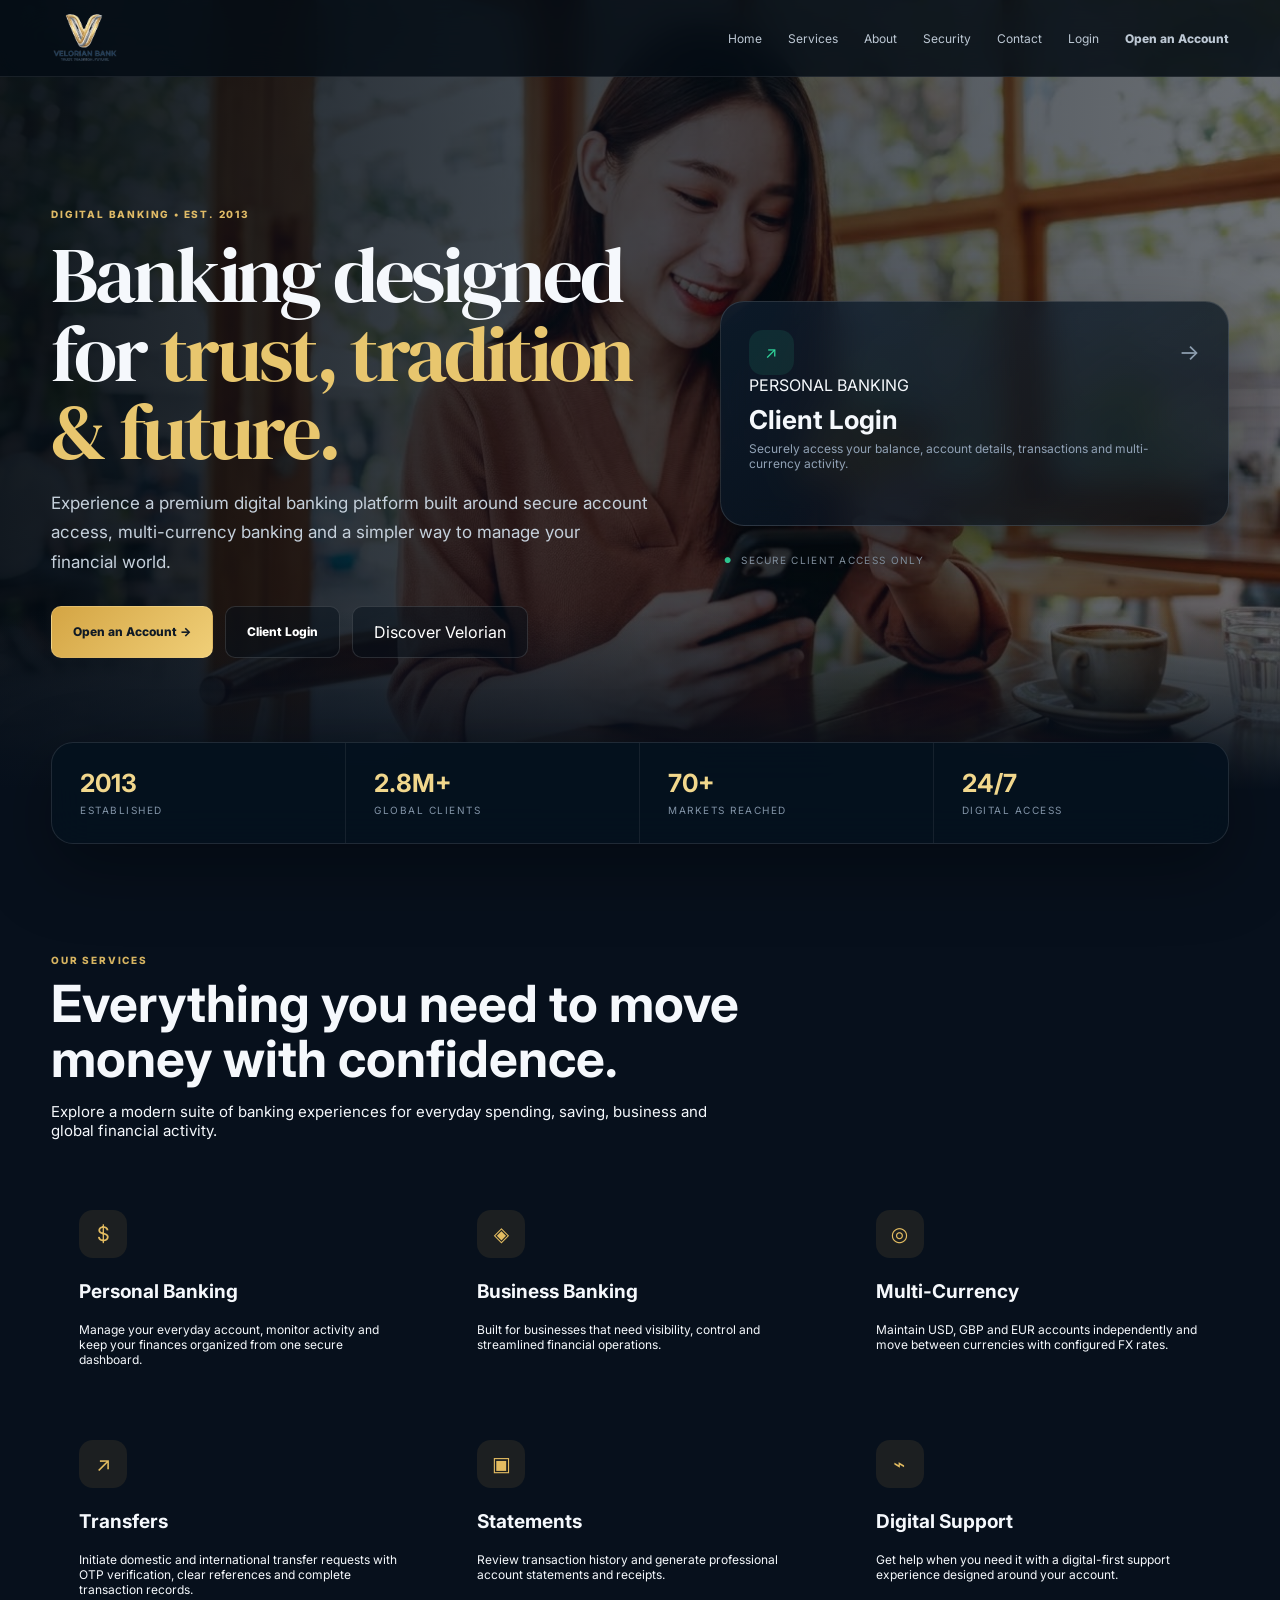
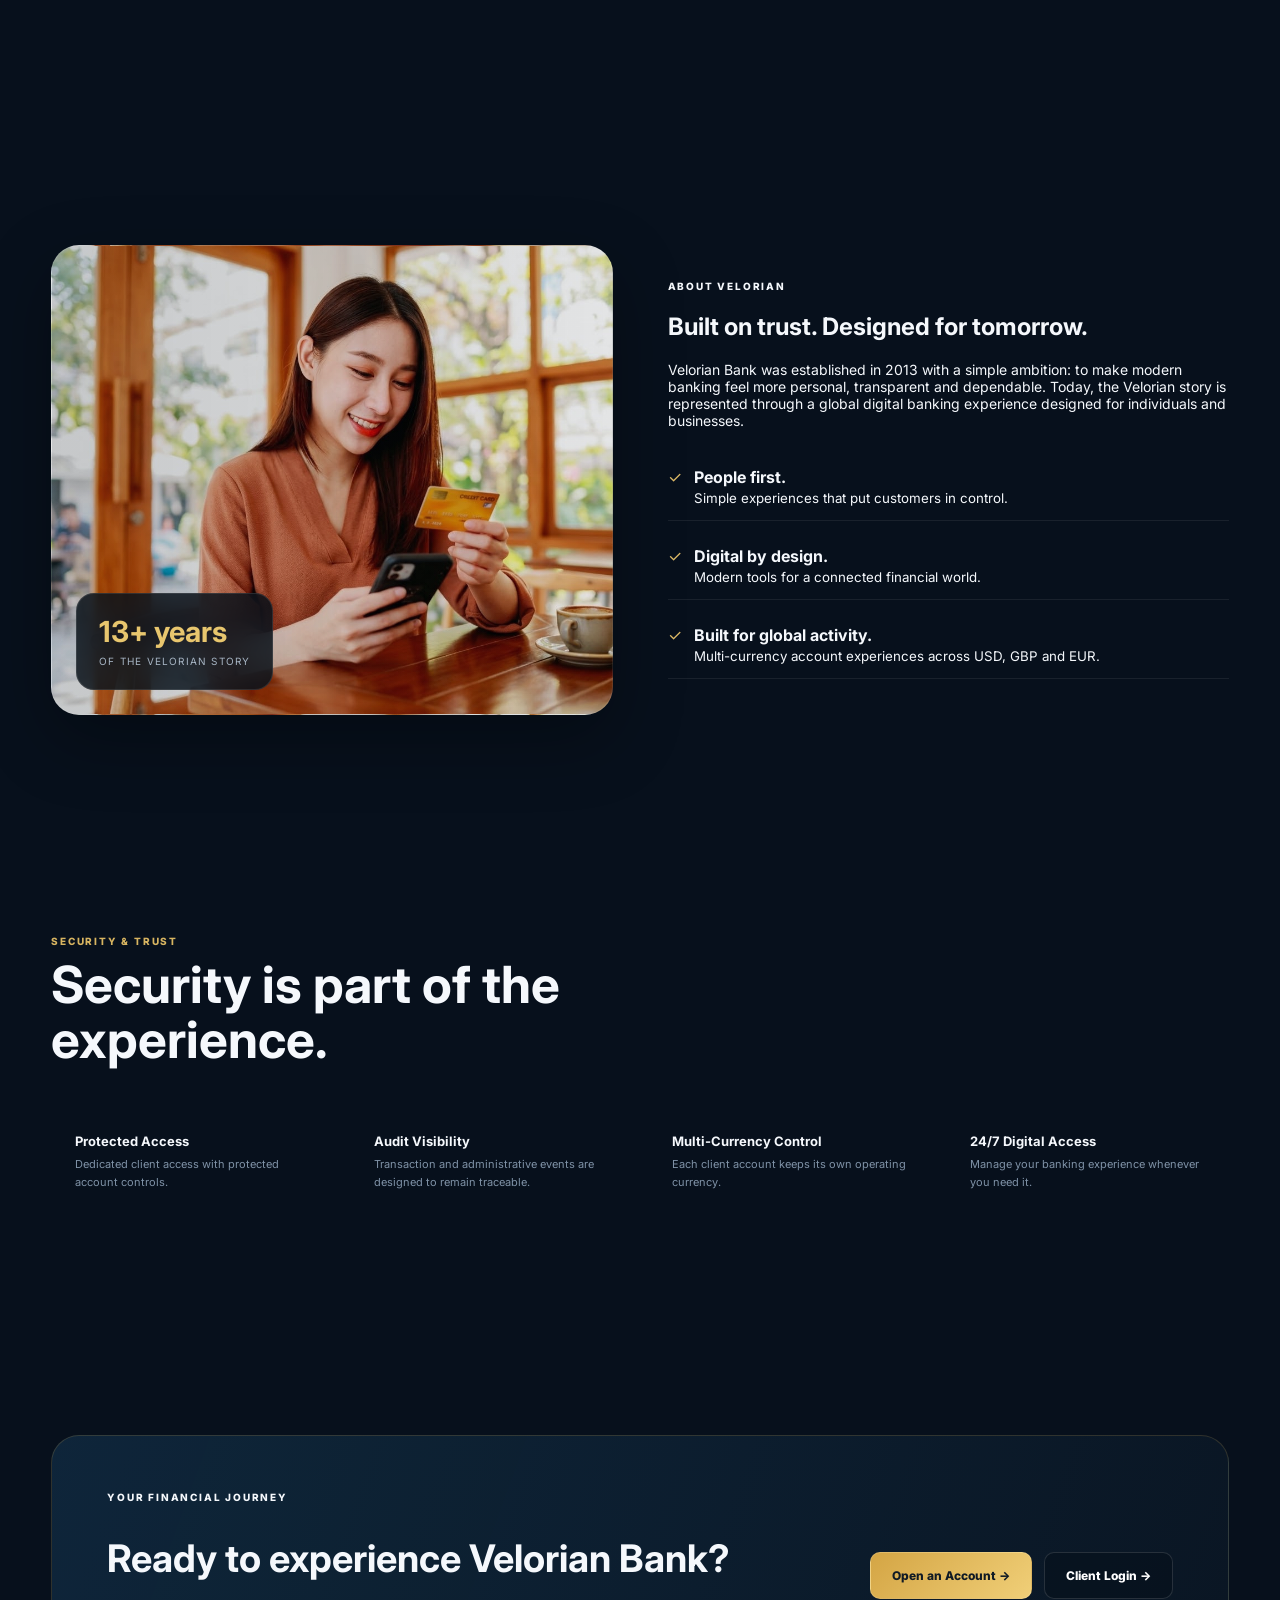
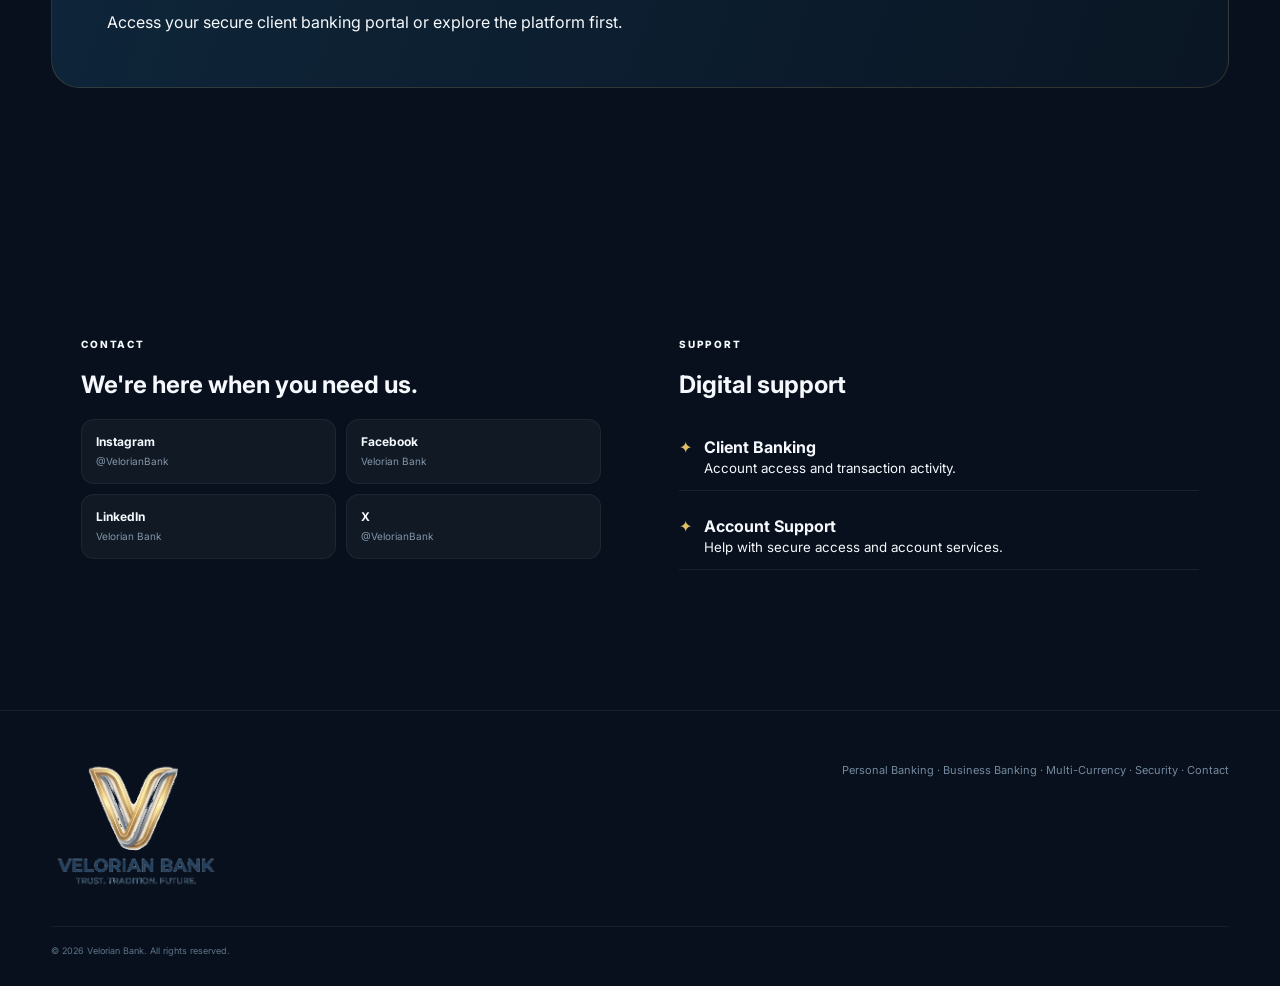
<file: index.html>
<!DOCTYPE html>
<html lang="en">
<head>
  <meta charset="UTF-8">
  <meta name="viewport" content="width=device-width, initial-scale=1.0">
  <meta name="description" content="Velorian Bank — secure digital banking for clients.">
  <base href="/">
  <title>Velorian Bank — Banking Beyond Boundaries</title>
  <link rel="preconnect" href="https://fonts.googleapis.com">
  <link rel="preconnect" href="https://fonts.gstatic.com" crossorigin>
  <link href="https://fonts.googleapis.com/css2?family=Inter:wght@400;500;600;700;800&family=Plus+Jakarta+Sans:wght@500;600;700;800&family=DM+Serif+Display&display=swap" rel="stylesheet">
  <style>
    .site-header{position:fixed;top:0;left:0;right:0;z-index:100;background:rgba(4,12,21,.78);border-bottom:1px solid rgba(255,255,255,.08);backdrop-filter:blur(18px);-webkit-backdrop-filter:blur(18px)}
    .nav-wrap{width:min(1240px,92%);height:76px;margin:auto;display:flex;align-items:center;gap:34px}.site-logo{width:190px;height:52px;object-fit:contain;mix-blend-mode:screen;flex:0 0 auto}.site-nav{display:flex;align-items:center;gap:25px;margin-left:auto}.site-nav a,.nav-button{font-size:12px;color:#bdc8d4;background:none;border:0;padding:9px 0;cursor:pointer}.site-nav a:hover,.nav-button:hover{color:#f1d78c}.nav-login{padding:11px 18px!important;border:1px solid rgba(213,169,79,.6)!important;border-radius:10px;color:#f5d98c!important}.menu-btn{display:none;border:1px solid rgba(255,255,255,.1);background:rgba(255,255,255,.05);color:white;border-radius:10px;padding:9px 11px}
    .hero2{min-height:790px;padding-top:76px;display:flex;align-items:center;position:relative;background:linear-gradient(90deg,rgba(2,9,16,.92) 0%,rgba(3,13,23,.72) 43%,rgba(3,10,18,.52) 100%),url('assets/backgrounds/homepage-bg.jpg') center/cover no-repeat}.hero2:after{content:"";position:absolute;inset:auto 0 0;height:180px;background:linear-gradient(transparent,var(--bg));pointer-events:none}.hero-inner{width:min(1240px,92%);margin:auto;display:grid;grid-template-columns:1fr .85fr;gap:70px;align-items:center;position:relative;z-index:2}.hero-copy{padding:55px 0}.hero-copy .eyebrow{color:#e0bb67}.hero-copy h1{font-family:"DM Serif Display",Georgia,serif;font-weight:400;font-size:clamp(52px,6.2vw,88px);line-height:.99;letter-spacing:-.04em;max-width:760px;margin:16px 0}.hero-copy h1 span{color:#e8c66e}.hero-copy p{font-size:17px;max-width:600px;color:#c5d0db;line-height:1.75}.hero-actions{display:flex;gap:12px;flex-wrap:wrap;margin-top:28px}.hero-btn{display:inline-flex;align-items:center;gap:10px;padding:15px 21px;border-radius:10px;font-weight:800;font-size:12px;border:1px solid rgba(255,255,255,.13)}.hero-btn.primary{background:linear-gradient(135deg,#d4a544,#f0cf78);color:#101a25}.hero-btn.secondary{background:rgba(4,15,25,.5);color:white}.hero-side{display:grid;gap:16px}.portal-card2{min-height:180px;padding:28px;border:1px solid rgba(255,255,255,.13);border-radius:24px;background:linear-gradient(145deg,rgba(14,30,47,.78),rgba(3,13,22,.68));backdrop-filter:blur(16px);box-shadow:0 28px 70px rgba(0,0,0,.32);transition:.25s}.portal-card2:hover{transform:translateY(-5px);border-color:rgba(225,190,100,.45)}.portal-card2 .top{display:flex;justify-content:space-between;align-items:center}.portal-card2 h2{font-size:26px;margin:9px 0 6px}.portal-card2 p{font-size:12px;margin:0}.portal-card2 .icon{width:45px;height:45px;border-radius:14px;display:grid;place-items:center;background:rgba(213,169,79,.12);color:#efc96e}.portal-card2.client .icon{background:rgba(49,213,155,.1);color:#31d59b}.portal-card2 .arrow{font-size:22px;color:#8fa0b1}.stat-bar{width:min(1240px,92%);margin:-48px auto 0;position:relative;z-index:4;display:grid;grid-template-columns:repeat(4,1fr);background:rgba(5,18,30,.92);border:1px solid rgba(255,255,255,.11);border-radius:22px;backdrop-filter:blur(20px);box-shadow:0 25px 70px rgba(0,0,0,.35);overflow:hidden}.stat{padding:25px 28px;border-right:1px solid rgba(255,255,255,.07)}.stat:last-child{border-right:0}.stat strong{display:block;font-size:25px;color:#f1d78c}.stat span{font-size:10px;text-transform:uppercase;letter-spacing:.15em;color:#8294a7}.section{width:min(1240px,92%);margin:0 auto;padding:110px 0}.section-head{max-width:700px;margin-bottom:42px}.section-head .eyebrow{color:#d7b461}.section-head h2{font-size:clamp(32px,4vw,52px);line-height:1.08;margin:10px 0}.section-head p{font-size:15px}.service-grid{display:grid;grid-template-columns:repeat(3,1fr);gap:17px}.service-card{padding:28px;min-height:210px;border-radius:22px}.service-card .svc-icon{width:48px;height:48px;border-radius:14px;display:grid;place-items:center;background:rgba(213,169,79,.1);color:#e3bc61;font-size:20px;margin-bottom:22px}.service-card h3{font-size:19px}.service-card p{font-size:12px;margin-bottom:0}.about-wrap{display:grid;grid-template-columns:1fr 1fr;gap:55px;align-items:center}.about-image{min-height:470px;border-radius:28px;background:linear-gradient(90deg,rgba(2,11,19,.22),rgba(2,11,19,.1)),url('assets/backgrounds/homepage-bg.jpg') center/cover;box-shadow:var(--shadow);border:1px solid var(--border);position:relative;overflow:hidden}.about-badge{position:absolute;left:24px;bottom:24px;padding:20px 22px;border-radius:18px;background:rgba(4,15,25,.82);backdrop-filter:blur(16px);border:1px solid rgba(255,255,255,.1)}.about-badge strong{font-size:29px;color:#e8c66e;display:block}.about-badge span{font-size:10px;color:#a7b5c4;text-transform:uppercase;letter-spacing:.12em}.about-copy p{font-size:14px}.about-list{display:grid;gap:12px;margin-top:25px}.about-list div{display:flex;gap:12px;align-items:flex-start;padding:13px 0;border-bottom:1px solid rgba(255,255,255,.07)}.check{color:#e1bd68}.cta{padding:55px;border-radius:28px;background:linear-gradient(110deg,rgba(15,39,60,.95),rgba(11,23,37,.9));border:1px solid rgba(213,169,79,.18);display:flex;justify-content:space-between;align-items:center;gap:30px}.cta h2{font-size:38px}.cta p{margin:8px 0 0;max-width:650px}.security-grid{display:grid;grid-template-columns:repeat(4,1fr);gap:16px}.security-card{padding:24px;border-radius:20px}.security-card strong{display:block;font-size:13px}.security-card span{display:block;color:#7f92a7;font-size:11px;line-height:1.6;margin-top:7px}.contact-grid{display:grid;grid-template-columns:1fr 1fr;gap:18px}.contact-card{padding:30px;border-radius:22px}.socials{display:grid;grid-template-columns:repeat(2,1fr);gap:10px;margin-top:18px}.social{padding:14px;border-radius:13px;background:rgba(255,255,255,.04);border:1px solid rgba(255,255,255,.06)}.social strong{display:block;font-size:12px}.social span{color:#8497aa;font-size:10px}.site-footer{border-top:1px solid rgba(255,255,255,.07);padding:50px 0 30px}.footer-inner{width:min(1240px,92%);margin:auto;display:flex;justify-content:space-between;gap:30px;flex-wrap:wrap}.footer-logo{width:170px;mix-blend-mode:screen}.footer-copy{max-width:420px;color:#75899e;font-size:11px;line-height:1.7}.footer-bottom{width:min(1240px,92%);margin:30px auto 0;padding-top:18px;border-top:1px solid rgba(255,255,255,.06);display:flex;justify-content:space-between;color:#607488;font-size:9px}.modal-backdrop2{position:fixed;inset:0;z-index:300;background:rgba(0,0,0,.65);display:none;place-items:center;padding:20px}.modal-backdrop2.open{display:grid}.site-modal{width:min(680px,100%);max-height:85vh;overflow:auto;padding:34px;border-radius:24px;background:#0a1928;border:1px solid rgba(255,255,255,.12);box-shadow:0 40px 100px rgba(0,0,0,.5);position:relative}.site-modal h2{font-size:30px}.close-modal{position:absolute;right:18px;top:18px;border:0;background:rgba(255,255,255,.06);color:white;width:34px;height:34px;border-radius:10px}.modal-stat-grid{display:grid;grid-template-columns:repeat(3,1fr);gap:10px;margin:25px 0}.modal-stat{padding:17px;border-radius:14px;background:rgba(255,255,255,.04);border:1px solid rgba(255,255,255,.06)}.modal-stat strong{display:block;color:#e9c66f;font-size:20px}.modal-stat span{font-size:9px;color:#7e91a4;text-transform:uppercase;letter-spacing:.08em}.mobile-only{display:none}

    .client-only-portal{max-width:620px;width:100%;margin-left:auto}.client-only-portal .portal-card2{min-height:225px}.client-access-note{display:flex;align-items:center;gap:9px;margin:12px 4px 0;color:#91a1b1;font-size:10px;text-transform:uppercase;letter-spacing:.13em}.note-dot{color:#31d59b;font-size:8px}
    @media(max-width:900px){.site-nav{display:none}.menu-btn{display:block;margin-left:auto}.nav-wrap{height:68px}.site-logo{width:165px}.hero2{min-height:900px}.hero-inner{grid-template-columns:1fr;gap:30px}.hero-copy{padding-top:75px}.hero-side{grid-template-columns:1fr 1fr}.stat-bar{grid-template-columns:repeat(2,1fr);margin-top:-20px}.stat:nth-child(2){border-right:0}.stat:nth-child(-n+2){border-bottom:1px solid rgba(255,255,255,.07)}.service-grid,.security-grid{grid-template-columns:1fr 1fr}.about-wrap,.contact-grid{grid-template-columns:1fr}.about-image{min-height:360px}}
    @media(max-width:600px){.nav-wrap{width:94%}.site-logo{width:145px}.hero-copy h1{font-size:50px}.hero-copy p{font-size:14px}.hero-side{grid-template-columns:1fr}.stat-bar{grid-template-columns:1fr 1fr;width:94%}.stat{padding:18px 15px}.stat strong{font-size:19px}.section{padding:75px 0}.service-grid,.security-grid{grid-template-columns:1fr}.cta{padding:30px;display:block}.cta h2{font-size:29px}.cta .hero-btn{margin-top:20px}.footer-bottom{display:block;line-height:2}.modal-stat-grid{grid-template-columns:1fr}.socials{grid-template-columns:1fr}.mobile-nav.open{display:grid}.mobile-nav{display:none;position:absolute;top:68px;left:3%;right:3%;padding:16px;border-radius:16px;background:rgba(5,15,25,.97);border:1px solid rgba(255,255,255,.1);box-shadow:0 20px 60px rgba(0,0,0,.4)}.mobile-nav a,.mobile-nav button{padding:13px;border:0;background:none;color:#d4deea;text-align:left}.mobile-only{display:block}}
  </style>

  <style id="landing-fix">
    /* SELF-CONTAINED HOMEPAGE FIX: keeps the landing page styled even if an extracted
       folder is opened before external CSS finishes loading. */
    :root{--bg:#07101c;--text:#f5f8fc;--muted:#91a2b6;--gold:#d5a94f;--gold-soft:#f1d78c;--border:rgba(255,255,255,.09);--shadow:0 24px 70px rgba(0,0,0,.32)}
    html{scroll-behavior:smooth}
    *{box-sizing:border-box}
    body.landing-body{margin:0;min-height:100vh;overflow-x:hidden;background:#07101c;color:var(--text);font-family:Inter,system-ui,-apple-system,BlinkMacSystemFont,"Segoe UI",sans-serif}
    body.landing-body a{color:inherit;text-decoration:none}
    body.landing-body button{font:inherit;cursor:pointer}
    .site-header{position:fixed!important;top:0;left:0;right:0;z-index:100;background:rgba(4,12,21,.84)!important;border-bottom:1px solid rgba(255,255,255,.08);backdrop-filter:blur(18px);-webkit-backdrop-filter:blur(18px)}
    .nav-wrap{width:min(1240px,92%);height:76px;margin:auto;display:flex;align-items:center;gap:34px}
    .site-logo{width:180px;height:52px;object-fit:contain;object-position:left center;flex:0 0 auto;display:block}
    .site-nav{display:flex!important;align-items:center;gap:26px;margin-left:auto}
    .site-nav a,.nav-button{font-family:Inter,system-ui,sans-serif!important;font-size:12px!important;color:#bdc8d4!important;background:transparent!important;border:0!important;padding:9px 0!important;cursor:pointer}
    .site-nav a:hover,.nav-button:hover{color:#f1d78c!important}
    .nav-login{padding:11px 18px!important;border:1px solid rgba(213,169,79,.65)!important;border-radius:10px;color:#f5d98c!important}
    .nav-open-account{padding:11px 18px!important;border-radius:10px;background:linear-gradient(135deg,#d4a544,#f0cf78)!important;color:#101a25!important;font-weight:800!important}
    .nav-open-account:hover{color:#101a25!important;filter:brightness(1.06)}
    .mobile-open-account{border:1px solid rgba(213,169,79,.55)!important;border-radius:10px;background:rgba(213,169,79,.08)!important;color:#f1d78c!important;font-weight:800}

    .menu-btn{display:none;border:1px solid rgba(255,255,255,.1);background:rgba(255,255,255,.05);color:white;border-radius:10px;padding:9px 11px}
    .mobile-nav{display:none!important;position:absolute;top:76px;left:4%;right:4%;padding:16px;border-radius:16px;background:rgba(5,15,25,.98);border:1px solid rgba(255,255,255,.1);box-shadow:0 20px 60px rgba(0,0,0,.45)}
    .mobile-nav.open{display:grid!important}
    .mobile-nav a,.mobile-nav button{padding:13px;border:0;background:none;color:#d4deea;text-align:left}
    .hero2{min-height:790px;padding-top:76px;display:flex;align-items:center;position:relative;background:linear-gradient(90deg,rgba(2,9,16,.93) 0%,rgba(3,13,23,.76) 43%,rgba(3,10,18,.58) 100%),url('assets/backgrounds/homepage-bg.jpg') center/cover no-repeat}
    .hero2:after{content:"";position:absolute;inset:auto 0 0;height:180px;background:linear-gradient(transparent,#07101c);pointer-events:none}
    .hero-inner{width:min(1240px,92%);margin:auto;display:grid;grid-template-columns:1fr .85fr;gap:70px;align-items:center;position:relative;z-index:2}
    .hero-copy{padding:55px 0}.hero-copy .eyebrow{color:#e0bb67}.eyebrow{display:block;font-size:10px;font-weight:800;letter-spacing:.18em;text-transform:uppercase}
    .hero-copy h1{font-family:"DM Serif Display",Georgia,serif;font-weight:400;font-size:clamp(52px,6.2vw,88px);line-height:.99;letter-spacing:-.04em;max-width:760px;margin:16px 0}.hero-copy h1 span{color:#e8c66e}
    .hero-copy p{font-size:17px;max-width:600px;color:#c5d0db;line-height:1.75}.hero-actions{display:flex;gap:12px;flex-wrap:wrap;margin-top:28px}
    .hero-btn{display:inline-flex;align-items:center;gap:10px;padding:15px 21px;border-radius:10px;font-weight:800;font-size:12px;border:1px solid rgba(255,255,255,.13)}
    .hero-btn.primary{background:linear-gradient(135deg,#d4a544,#f0cf78);color:#101a25}.hero-btn.secondary{background:rgba(4,15,25,.5);color:white}
    .hero-side{display:grid;gap:16px}.portal-card2{min-height:180px;padding:28px;border:1px solid rgba(255,255,255,.13);border-radius:24px;background:linear-gradient(145deg,rgba(14,30,47,.78),rgba(3,13,22,.68));backdrop-filter:blur(16px);box-shadow:0 28px 70px rgba(0,0,0,.32);transition:.25s}
    .portal-card2:hover{transform:translateY(-5px);border-color:rgba(225,190,100,.45)}.portal-card2 .top{display:flex;justify-content:space-between;align-items:center}.portal-card2 h2{font-family:Inter,system-ui,sans-serif;font-size:26px;margin:9px 0 6px}.portal-card2 p{font-size:12px;margin:0;color:#91a2b6}.portal-card2 .icon{width:45px;height:45px;border-radius:14px;display:grid;place-items:center;background:rgba(213,169,79,.12);color:#efc96e}.portal-card2.client .icon{background:rgba(49,213,155,.1);color:#31d59b}.portal-card2 .arrow{font-size:22px;color:#8fa0b1}
    .stat-bar{width:min(1240px,92%);margin:-48px auto 0;position:relative;z-index:4;display:grid;grid-template-columns:repeat(4,1fr);background:rgba(5,18,30,.94);border:1px solid rgba(255,255,255,.11);border-radius:22px;backdrop-filter:blur(20px);box-shadow:0 25px 70px rgba(0,0,0,.35);overflow:hidden}.stat{padding:25px 28px;border-right:1px solid rgba(255,255,255,.07)}.stat:last-child{border-right:0}.stat strong{display:block;font-size:25px;color:#f1d78c}.stat span{font-size:10px;text-transform:uppercase;letter-spacing:.15em;color:#8294a7}
    .section{width:min(1240px,92%);margin:0 auto;padding:110px 0}.section-head{max-width:700px;margin-bottom:42px}.section-head .eyebrow{color:#d7b461}.section-head h2{font-family:Inter,system-ui,sans-serif;font-size:clamp(32px,4vw,52px);line-height:1.08;margin:10px 0}.section-head p{font-size:15px}
    .service-grid{display:grid;grid-template-columns:repeat(3,1fr);gap:17px}.service-card{padding:28px;min-height:210px;border-radius:22px}.service-card .svc-icon{width:48px;height:48px;border-radius:14px;display:grid;place-items:center;background:rgba(213,169,79,.1);color:#e3bc61;font-size:20px;margin-bottom:22px}.service-card h3{font-size:19px}.service-card p{font-size:12px;margin-bottom:0}
    .about-wrap{display:grid;grid-template-columns:1fr 1fr;gap:55px;align-items:center}.about-image{min-height:470px;border-radius:28px;background:linear-gradient(90deg,rgba(2,11,19,.22),rgba(2,11,19,.1)),url('assets/backgrounds/homepage-bg.jpg') center/cover;box-shadow:var(--shadow);border:1px solid var(--border);position:relative;overflow:hidden}.about-badge{position:absolute;left:24px;bottom:24px;padding:20px 22px;border-radius:18px;background:rgba(4,15,25,.82);backdrop-filter:blur(16px);border:1px solid rgba(255,255,255,.1)}.about-badge strong{font-size:29px;color:#e8c66e;display:block}.about-badge span{font-size:10px;color:#a7b5c4;text-transform:uppercase;letter-spacing:.12em}.about-copy p{font-size:14px}.about-list{display:grid;gap:12px;margin-top:25px}.about-list div{display:flex;gap:12px;align-items:flex-start;padding:13px 0;border-bottom:1px solid rgba(255,255,255,.07)}.check{color:#e1bd68}
    .cta{padding:55px;border-radius:28px;background:linear-gradient(110deg,rgba(15,39,60,.95),rgba(11,23,37,.9));border:1px solid rgba(213,169,79,.18);display:flex;justify-content:space-between;align-items:center;gap:30px}.cta h2{font-size:38px}.cta p{margin:8px 0 0;max-width:650px}.security-grid{display:grid;grid-template-columns:repeat(4,1fr);gap:16px}.security-card{padding:24px;border-radius:20px}.security-card strong{display:block;font-size:13px}.security-card span{display:block;color:#7f92a7;font-size:11px;line-height:1.6;margin-top:7px}.contact-grid{display:grid;grid-template-columns:1fr 1fr;gap:18px}.contact-card{padding:30px;border-radius:22px}.socials{display:grid;grid-template-columns:repeat(2,1fr);gap:10px;margin-top:18px}.social{padding:14px;border-radius:13px;background:rgba(255,255,255,.04);border:1px solid rgba(255,255,255,.06)}.social strong{display:block;font-size:12px}.social span{color:#8497aa;font-size:10px}
    .site-footer{border-top:1px solid rgba(255,255,255,.07);padding:50px 0 30px}.footer-inner{width:min(1240px,92%);margin:auto;display:flex;justify-content:space-between;gap:30px;flex-wrap:wrap}.footer-logo{width:170px}.footer-copy{max-width:420px;color:#75899e;font-size:11px;line-height:1.7}.footer-bottom{width:min(1240px,92%);margin:30px auto 0;padding-top:18px;border-top:1px solid rgba(255,255,255,.06);display:flex;justify-content:space-between;color:#607488;font-size:9px}
    .modal-backdrop2{position:fixed;inset:0;z-index:300;background:rgba(0,0,0,.65);display:none;place-items:center;padding:20px}.modal-backdrop2.open{display:grid}.site-modal{width:min(680px,100%);max-height:85vh;overflow:auto;padding:34px;border-radius:24px;background:#0a1928;border:1px solid rgba(255,255,255,.12);box-shadow:0 40px 100px rgba(0,0,0,.5);position:relative}.site-modal h2{font-size:30px}.close-modal{position:absolute;right:18px;top:18px;border:0;background:rgba(255,255,255,.06);color:white;width:34px;height:34px;border-radius:10px}.modal-stat-grid{display:grid;grid-template-columns:repeat(3,1fr);gap:10px;margin:25px 0}.modal-stat{padding:17px;border-radius:14px;background:rgba(255,255,255,.04);border:1px solid rgba(255,255,255,.06)}.modal-stat strong{display:block;color:#e9c66f;font-size:20px}.modal-stat span{font-size:9px;color:#7e91a4;text-transform:uppercase;letter-spacing:.08em}
    @media(max-width:900px){.site-nav{display:none!important}.menu-btn{display:block;margin-left:auto}.nav-wrap{height:68px}.mobile-nav{top:68px}.hero2{min-height:900px}.hero-inner{grid-template-columns:1fr;gap:30px}.hero-copy{padding-top:75px}.hero-side{grid-template-columns:1fr 1fr}.stat-bar{grid-template-columns:repeat(2,1fr);margin-top:-20px}.stat:nth-child(2){border-right:0}.stat:nth-child(-n+2){border-bottom:1px solid rgba(255,255,255,.07)}.service-grid,.security-grid{grid-template-columns:1fr 1fr}.about-wrap,.contact-grid{grid-template-columns:1fr}.about-image{min-height:360px}}
    @media(max-width:600px){.nav-wrap{width:94%}.site-logo{width:150px}.hero-copy h1{font-size:50px}.hero-copy p{font-size:14px}.hero-side{grid-template-columns:1fr}.stat-bar{grid-template-columns:1fr 1fr;width:94%}.stat{padding:18px 15px}.stat strong{font-size:19px}.section{padding:75px 0}.service-grid,.security-grid{grid-template-columns:1fr}.cta{padding:30px;display:block}.cta h2{font-size:29px}.cta .hero-btn{margin-top:20px}.footer-bottom{display:block;line-height:2}.modal-stat-grid{grid-template-columns:1fr}.socials{grid-template-columns:1fr}}
  </style>


  <link rel="stylesheet" href="css/preloader.css">
</head>
<body class="landing-body">
  <div id="vb-preloader" aria-label="Loading Velorian Bank" role="status">
    <div class="vb-loader-shell">
      <div class="vb-loader-mark">
        <span class="vb-loader-ring"></span>
        <img class="vb-loader-logo" src="assets/logo-transparent.png" alt="Velorian Bank">
      </div>
      <p class="vb-loader-name">Velorian Bank</p>
      <p class="vb-loader-status">Securing your banking experience</p>
      <div class="vb-loader-progress" aria-hidden="true"></div>
    </div>
  </div>

<header class="site-header">
  <div class="nav-wrap">
    <a href="index.html"><img src="assets/logo-transparent.png" class="site-logo" alt="Velorian Bank"></a>
    <nav class="site-nav">
      <a href="#home">Home</a><a href="#services">Services</a>
      <button class="nav-button" data-open="aboutModal">About</button>
      <a href="#security">Security</a><button class="nav-button" data-open="contactModal">Contact</button>
      <a class="nav-login" href="client-login.html">Login</a><a class="nav-open-account" href="client-register.html">Open an Account</a>
    </nav>
    <button class="menu-btn" id="menuBtn">☰</button>
  </div>
  <div class="mobile-nav" id="mobileNav" style="display:none;">
    <a href="#home">Home</a><a href="#services">Services</a><button data-open="aboutModal">About</button><a href="#security">Security</a><button data-open="contactModal">Contact</button><a href="client-login.html">Client Login</a><a href="client-register.html" class="mobile-open-account">Open an Account</a>
  </div>
</header>

<main id="home">
<section class="hero2">
  <div class="hero-inner">
    <div class="hero-copy">
      <span class="eyebrow">DIGITAL BANKING • EST. 2013</span>
      <h1>Banking designed for <span>trust, tradition & future.</span></h1>
      <p>Experience a premium digital banking platform built around secure account access, multi-currency banking and a simpler way to manage your financial world.</p>
      <div class="hero-actions"><a class="hero-btn primary" href="client-register.html">Open an Account →</a><a class="hero-btn secondary" href="client-login.html">Client Login</a><button class="hero-btn secondary" data-open="aboutModal">Discover Velorian</button></div>
    </div>
    <div class="hero-side client-only-portal">
      <a class="portal-card2 client" href="client-login.html"><div class="top"><div class="icon">↗</div><span class="arrow">→</span></div><span class="card-kicker">PERSONAL BANKING</span><h2>Client Login</h2><p>Securely access your balance, account details, transactions and multi-currency activity.</p></a>
      <div class="client-access-note"><span class="note-dot">●</span><span>Secure client access only</span></div>
    </div>
  </div>
</section>

<div class="stat-bar">
  <div class="stat"><strong>2013</strong><span>Established</span></div><div class="stat"><strong>2.8M+</strong><span>Global Clients</span></div><div class="stat"><strong>70+</strong><span>Markets Reached</span></div><div class="stat"><strong>24/7</strong><span>Digital Access</span></div>
</div>

<section class="section" id="services">
  <div class="section-head"><span class="eyebrow">OUR SERVICES</span><h2>Everything you need to move money with confidence.</h2><p>Explore a modern suite of banking experiences for everyday spending, saving, business and global financial activity.</p></div>
  <div class="service-grid">
    <article class="service-card glass"><div class="svc-icon">$</div><h3>Personal Banking</h3><p>Manage your everyday account, monitor activity and keep your finances organized from one secure dashboard.</p></article>
    <article class="service-card glass"><div class="svc-icon">◈</div><h3>Business Banking</h3><p>Built for businesses that need visibility, control and streamlined financial operations.</p></article>
    <article class="service-card glass"><div class="svc-icon">◎</div><h3>Multi-Currency</h3><p>Maintain USD, GBP and EUR accounts independently and move between currencies with configured FX rates.</p></article>
    <article class="service-card glass"><div class="svc-icon">↗</div><h3>Transfers</h3><p>Initiate domestic and international transfer requests with OTP verification, clear references and complete transaction records.</p></article>
    <article class="service-card glass"><div class="svc-icon">▣</div><h3>Statements</h3><p>Review transaction history and generate professional account statements and receipts.</p></article>
    <article class="service-card glass"><div class="svc-icon">⌁</div><h3>Digital Support</h3><p>Get help when you need it with a digital-first support experience designed around your account.</p></article>
  </div>
</section>

<section class="section">
  <div class="about-wrap">
    <div class="about-image"><div class="about-badge"><strong>13+ years</strong><span>of the Velorian story</span></div></div>
    <div class="about-copy"><span class="eyebrow">ABOUT VELORIAN</span><h2>Built on trust. Designed for tomorrow.</h2><p>Velorian Bank was established in 2013 with a simple ambition: to make modern banking feel more personal, transparent and dependable. Today, the Velorian story is represented through a global digital banking experience designed for individuals and businesses.</p><div class="about-list"><div><span class="check">✓</span><span><strong>People first.</strong><br><small>Simple experiences that put customers in control.</small></span></div><div><span class="check">✓</span><span><strong>Digital by design.</strong><br><small>Modern tools for a connected financial world.</small></span></div><div><span class="check">✓</span><span><strong>Built for global activity.</strong><br><small>Multi-currency account experiences across USD, GBP and EUR.</small></span></div></div></div>
  </div>
</section>

<section class="section" id="security">
  <div class="section-head"><span class="eyebrow">SECURITY & TRUST</span><h2>Security is part of the experience.</h2></div>
  <div class="security-grid"><div class="security-card glass"><strong>Protected Access</strong><span>Dedicated client access with protected account controls.</span></div><div class="security-card glass"><strong>Audit Visibility</strong><span>Transaction and administrative events are designed to remain traceable.</span></div><div class="security-card glass"><strong>Multi-Currency Control</strong><span>Each client account keeps its own operating currency.</span></div><div class="security-card glass"><strong>24/7 Digital Access</strong><span>Manage your banking experience whenever you need it.</span></div></div>
</section>

<section class="section">
  <div class="cta"><div><span class="eyebrow">YOUR FINANCIAL JOURNEY</span><h2>Ready to experience Velorian Bank?</h2><p>Access your secure client banking portal or explore the platform first.</p></div><div class="hero-actions"><a class="hero-btn primary" href="client-register.html">Open an Account →</a><a class="hero-btn secondary" href="client-login.html">Client Login →</a></div></div>
</section>

<section class="section" id="contact">
  <div class="contact-grid"><div class="contact-card glass"><span class="eyebrow">CONTACT</span><h2>We're here when you need us.</h2><div class="socials"><div class="social"><strong>Instagram</strong><span>@VelorianBank</span></div><div class="social"><strong>Facebook</strong><span>Velorian Bank</span></div><div class="social"><strong>LinkedIn</strong><span>Velorian Bank</span></div><div class="social"><strong>X</strong><span>@VelorianBank</span></div></div></div><div class="contact-card glass"><span class="eyebrow">SUPPORT</span><h2>Digital support</h2><p></p><div class="about-list"><div><span class="check">✦</span><span><strong>Client Banking</strong><br><small>Account access and transaction activity.</small></span></div><div><span class="check">✦</span><span><strong>Account Support</strong><br><small>Help with secure access and account services.</small></span></div></div></div></div>
</section>
</main>

<footer class="site-footer"><div class="footer-inner"><div><img src="assets/logo-transparent.png" class="footer-logo" alt="Velorian Bank"></div><div class="footer-copy">Personal Banking · Business Banking · Multi-Currency · Security · Contact</div></div><div class="footer-bottom"><span>© 2026 Velorian Bank. All rights reserved.</span></div></footer>

<div class="modal-backdrop2" id="aboutModal"><div class="site-modal"><button class="close-modal" data-close>×</button><span class="eyebrow">ABOUT VELORIAN BANK</span><h2>Built on trust. Designed for tomorrow.</h2><p>Established in 2013, Velorian Bank has grown into a fictional global banking brand concept focused on premium digital experiences, multi-currency accounts and customer-first financial tools.</p><div class="modal-stat-grid"><div class="modal-stat"><strong>2013</strong><span>Established</span></div><div class="modal-stat"><strong>2.8M+</strong><span>Clients globally</span></div><div class="modal-stat"><strong>70+</strong><span>Markets</span></div></div></div></div>
<div class="modal-backdrop2" id="contactModal"><div class="site-modal"><button class="close-modal" data-close>×</button><span class="eyebrow">CONNECT WITH VELORIAN</span><h2>Contact & social channels</h2><p>Stay connected with Velorian Bank through our social channels.</p><div class="socials"><div class="social"><strong>Instagram</strong><span>@VelorianBank</span></div><div class="social"><strong>Facebook</strong><span>Velorian Bank</span></div><div class="social"><strong>LinkedIn</strong><span>Velorian Bank</span></div><div class="social"><strong>X</strong><span>@VelorianBank</span></div></div></div></div>
<script>
  const menuBtn=document.getElementById('menuBtn'),mobileNav=document.getElementById('mobileNav');
  menuBtn?.addEventListener('click',()=>mobileNav.classList.toggle('open'));
  document.querySelectorAll('[data-open]').forEach(btn=>btn.addEventListener('click',()=>{document.getElementById(btn.dataset.open)?.classList.add('open');mobileNav?.classList.remove('open')}));
  document.querySelectorAll('[data-close]').forEach(btn=>btn.addEventListener('click',()=>btn.closest('.modal-backdrop2')?.classList.remove('open')));
  document.querySelectorAll('.modal-backdrop2').forEach(m=>m.addEventListener('click',e=>{if(e.target===m)m.classList.remove('open')}));
  document.querySelectorAll('.mobile-nav a').forEach(a=>a.addEventListener('click',()=>mobileNav.classList.remove('open')));
</script>

  <script src="js/preloader.js"></script>
</body>
</html>
</file>
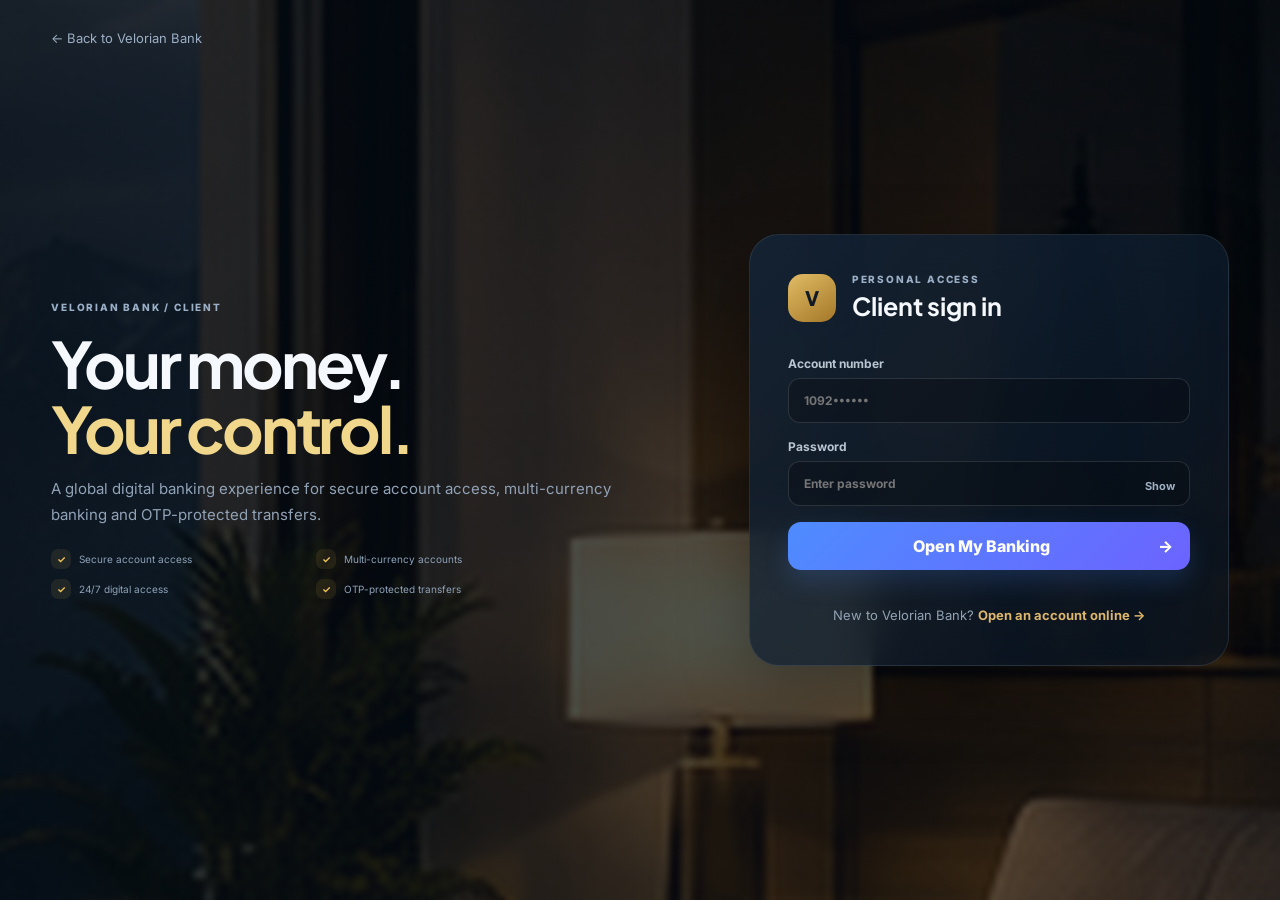
<file: client/index.html>
<!doctype html><html lang="en"><head><meta charset="utf-8"><meta name="viewport" content="width=device-width,initial-scale=1"><meta name="description" content="Velorian Bank digital banking prototype"><base href="/"><title>Personal Banking — Velorian Bank</title><link rel="preconnect" href="https://fonts.googleapis.com"><link rel="preconnect" href="https://fonts.gstatic.com" crossorigin><link href="https://fonts.googleapis.com/css2?family=Inter:wght@400;500;600;700;800&family=Plus+Jakarta+Sans:wght@600;700;800&display=swap" rel="stylesheet"><link rel="stylesheet" href="../css/styles.css">
  <link rel="stylesheet" href="../css/preloader.css">
</head>
<body class="app-body client-app">
  <div id="vb-preloader" aria-label="Loading Velorian Bank" role="status">
    <div class="vb-loader-shell">
      <div class="vb-loader-mark">
        <span class="vb-loader-ring"></span>
        <img class="vb-loader-logo" src="../assets/logo-transparent.png" alt="Velorian Bank">
      </div>
      <p class="vb-loader-name">Velorian Bank</p>
      <p class="vb-loader-status">Securing your banking experience</p>
      <div class="vb-loader-progress" aria-hidden="true"></div>
    </div>
  </div>
<div id="toast" class="toast"></div>
<header class="client-topbar"><a href="index.html" class="client-logo"><img src="../assets/logo.jfif" alt="Velorian Bank"></a><nav class="client-nav"><button id="notificationsBtnTop" class="icon-btn notification-btn" aria-label="Notifications">◔<span id="notificationCount" class="notification-count">0</span></button><span class="client-welcome">Welcome back, <strong id="clientNameTop">Client</strong></span><button id="clientLogout" class="logout-btn">↪ <span>Sign out</span></button></nav></header>
<main class="client-main">
<section class="dashboard-welcome-row">
  <div><span class="eyebrow">PERSONAL BANKING</span><h1>Good to see you, <span id="heroFirstName">Client</span>.</h1><p>Everything you need to monitor your Velorian Bank account in one place.</p></div>
  <div class="dashboard-status"><span class="status-chip"><i></i> Account active</span><span class="status-chip">24/7 digital access</span></div>
</section>

<section class="client-dashboard-grid">
  <div class="account-summary-card">
    <div class="summary-top"><div><span class="summary-label">AVAILABLE BALANCE</span><div class="summary-account" id="summaryAccountNumber">1092••••••</div></div><span class="summary-currency" id="summaryCurrency">USD</span></div>
    <div class="summary-balance" id="balanceValue">$0.00</div>
    <div class="summary-bottom"><span>Funds available for account activity</span><button id="toggleBalance" class="text-btn">Hide balance</button></div>
  </div>
  <div class="dashboard-panel glass"><div class="dashboard-panel-head"><div><span class="card-kicker">FINANCIAL SNAPSHOT</span><h2>Account activity</h2></div></div><div class="snapshot-grid"><div class="snapshot-card"><span>Total deposits</span><strong id="totalDeposits">$0.00</strong><small>Successful deposits</small></div><div class="snapshot-card"><span>Total withdrawals</span><strong id="totalWithdrawals">$0.00</strong><small>Successful withdrawals</small></div><div class="snapshot-card"><span>Transactions</span><strong id="transactionCount">0</strong><small>Recorded activities</small></div><div class="snapshot-card"><span>Account status</span><strong id="snapshotStatus">Active</strong><small>Current standing</small></div></div></div>
</section>

<section class="client-dashboard-actions">
  <button class="quick-action transfer-action" id="openTransfer"><span>↗</span><strong>Transfer</strong><small>Send funds to another bank</small></button><button class="quick-action statement-action" id="openStatement"><span>▤</span><strong>Statements</strong><small>Generate an account statement</small></button>
  <button class="quick-action" id="notificationsBtn"><span>◔</span><strong>Notifications</strong><small>Review recent account alerts</small></button>
  <button class="quick-action" id="openPassword"><span>⌁</span><strong>Security</strong><small>Change your banking password</small></button>
  <button class="quick-action" id="openSupport"><span>?</span><strong>Support</strong><small>Get help with your account</small></button>
</section>

<section class="account-profile glass">
  <div class="profile-main"><div class="profile-avatar" id="profileAvatar">VB</div><div><span class="card-kicker">YOUR ACCOUNT</span><h2 id="profileName">Client</h2><p id="profileEmail">—</p></div></div>
  <div class="profile-meta"><div><span>Account number</span><strong id="profileAccountNumber">—</strong></div><div><span>Account type</span><strong id="profileType">Savings Account</strong></div><div><span>Member since</span><strong id="profileJoined">—</strong></div></div>
</section>

<section class="client-dashboard-grid">
  <div class="panel glass dashboard-activity"><div class="panel-head"><div><span class="card-kicker">ACCOUNT ACTIVITY</span><h2>Recent transactions</h2></div><div class="history-tools"><input id="historySearch" class="search-input" placeholder="Search transactions"><select id="historyFilter"><option value="all">All activity</option><option value="deposit">Deposits</option><option value="withdrawal">Withdrawals</option><option value="transfer_out">Transfers sent</option><option value="transfer_in">Transfers received</option></select></div></div><div class="table-wrap"><table><thead><tr><th>Reference</th><th>Transaction</th><th>Amount</th><th>Status</th><th>Date & time</th></tr></thead><tbody id="clientTransactions"></tbody></table></div></div>
  <div class="dashboard-side">
    <div class="dashboard-panel glass"><div class="dashboard-panel-head"><div><span class="card-kicker">ACCOUNT DETAILS</span><h2>Profile</h2></div></div><div class="account-details-list"><div><span>Account number</span><strong id="accountNumberHero">1092••••••</strong></div><div><span>Currency</span><strong id="profileCurrency">USD</strong></div><div><span>Status</span><strong id="profileStatus">Active</strong></div><div><span>Account type</span><strong id="profileTypeSide">Savings Account</strong></div></div></div>
    <div class="support-card"><span class="card-kicker">BANK SUPPORT</span><h3>Need help?</h3><p>Your account activity is managed by an authorized Velorian Bank administrator. Contact support if you need assistance with your account.</p><div class="support-actions"><button class="secondary-btn" id="openSupportSecondary">Contact support</button></div></div>
  </div>
</section>

<section class="dashboard-disclaimer">External transfers require one-time password verification. In this demonstration environment, external-bank transfers are simulated and are not sent through real banking payment rails.</section>

<section class="security-strip glass"><div><span class="card-kicker">ACCOUNT SECURITY</span><h3>Keep your banking access protected</h3><p>Update your password regularly and sign out when you finish.</p></div><button class="secondary-btn" id="openPasswordSecondary">Change password</button></section>
<footer class="client-footer"><span>© 2026 Velorian Bank</span><span>Trust. Tradition. Future.</span></footer></main>
<div class="modal-backdrop" id="transferModal"><div class="modal glass wide-modal"><button class="modal-close" data-close="transferModal">×</button><span class="eyebrow">GLOBAL TRANSFER</span><h2>Send money to another bank</h2><p class="modal-sub">Enter the recipient's banking details. You will be asked for a one-time verification code before the transfer is processed.</p><form id="externalTransferForm" class="form-stack form-grid"><label>Recipient full name<input id="transferRecipientName" required placeholder="Recipient name"></label><label>Destination country<input id="transferCountry" required placeholder="United Kingdom"></label><label>Recipient bank<input id="transferBankName" required placeholder="Bank name"></label><label>Recipient account number<input id="transferRecipientAccount" required placeholder="Account number / local identifier"></label><label>IBAN <small>Optional where not applicable</small><input id="transferIban" placeholder="IBAN"></label><label>SWIFT / BIC <small>Recommended for international transfers</small><input id="transferSwift" placeholder="SWIFT / BIC"></label><label>Amount<input id="transferAmount" type="number" min="0.01" step="0.01" required placeholder="0.00"></label><label>Currency<select id="transferCurrency"><option value="USD">USD — US Dollar</option><option value="GBP">GBP — British Pound</option><option value="EUR">EUR — Euro</option></select></label><label class="full-field">Transfer reference / description<input id="transferDescription" maxlength="120" placeholder="Purpose or payment reference"></label><div id="transferBalanceHint" class="account-number-line full-field">Available balance: —</div><p id="transferMessage" class="form-error full-field"></p><button class="primary-btn full-field" type="submit">Continue to OTP verification →</button></form></div></div>
<div class="modal-backdrop" id="otpModal"><div class="modal glass"><button class="modal-close" data-close="otpModal">×</button><span class="eyebrow">SECURITY VERIFICATION</span><h2>Verify your transfer</h2><p class="modal-sub" id="otpIntro">A one-time code has been sent to your registered email address.</p><form id="otpForm" class="form-stack"><label>6-digit OTP<input id="transferOtp" inputmode="numeric" maxlength="6" autocomplete="one-time-code" placeholder="••••••" required></label><div class="otp-timer" id="otpTimer">Expires in 05:00</div><p id="otpMessage" class="form-error"></p><button class="primary-btn" type="submit">Verify & process transfer →</button></form></div></div>
<div class="modal-backdrop" id="statementModal"><div class="modal glass"><button class="modal-close" data-close="statementModal">×</button><span class="eyebrow">ACCOUNT DOCUMENTS</span><h2>Generate statement</h2><p class="modal-sub">Choose a period, then print or save the statement as PDF.</p><form id="statementForm" class="form-stack"><label>From date<input id="statementFrom" type="date"></label><label>To date<input id="statementTo" type="date"></label><button class="primary-btn" type="submit">Generate statement →</button></form></div></div>
<div class="modal-backdrop" id="passwordModal"><div class="modal glass"><button class="modal-close" data-close="passwordModal">×</button><span class="eyebrow">SECURITY</span><h2>Change password</h2><form id="ownPasswordForm" class="form-stack"><label>Current password<input id="currentPassword" type="password" required></label><label>New password<input id="newPassword" type="password" minlength="8" required></label><label>Confirm new password<input id="confirmPassword" type="password" minlength="8" required></label><button class="primary-btn" type="submit">Update password</button></form></div></div>
<div class="modal-backdrop" id="notificationsModal"><div class="modal glass wide-modal"><button class="modal-close" data-close="notificationsModal">×</button><span class="eyebrow">ACCOUNT NOTIFICATIONS</span><h2>Notifications</h2><div id="notificationsList" class="notifications-list"></div></div></div>
<div class="modal-backdrop" id="receiptModal"><div class="modal glass" id="receiptContent"></div></div>
<script src="../js/storage.js"></script><script src="../js/config.js"></script><script src="../js/online-api.js"></script><script src="../js/access-control.js"></script><script src="../js/client.js"></script><script src="../js/client-online.js"></script>
  <script src="../js/preloader.js"></script>
<script src="../js/password-toggle.js"></script>
</body></html>
</file>
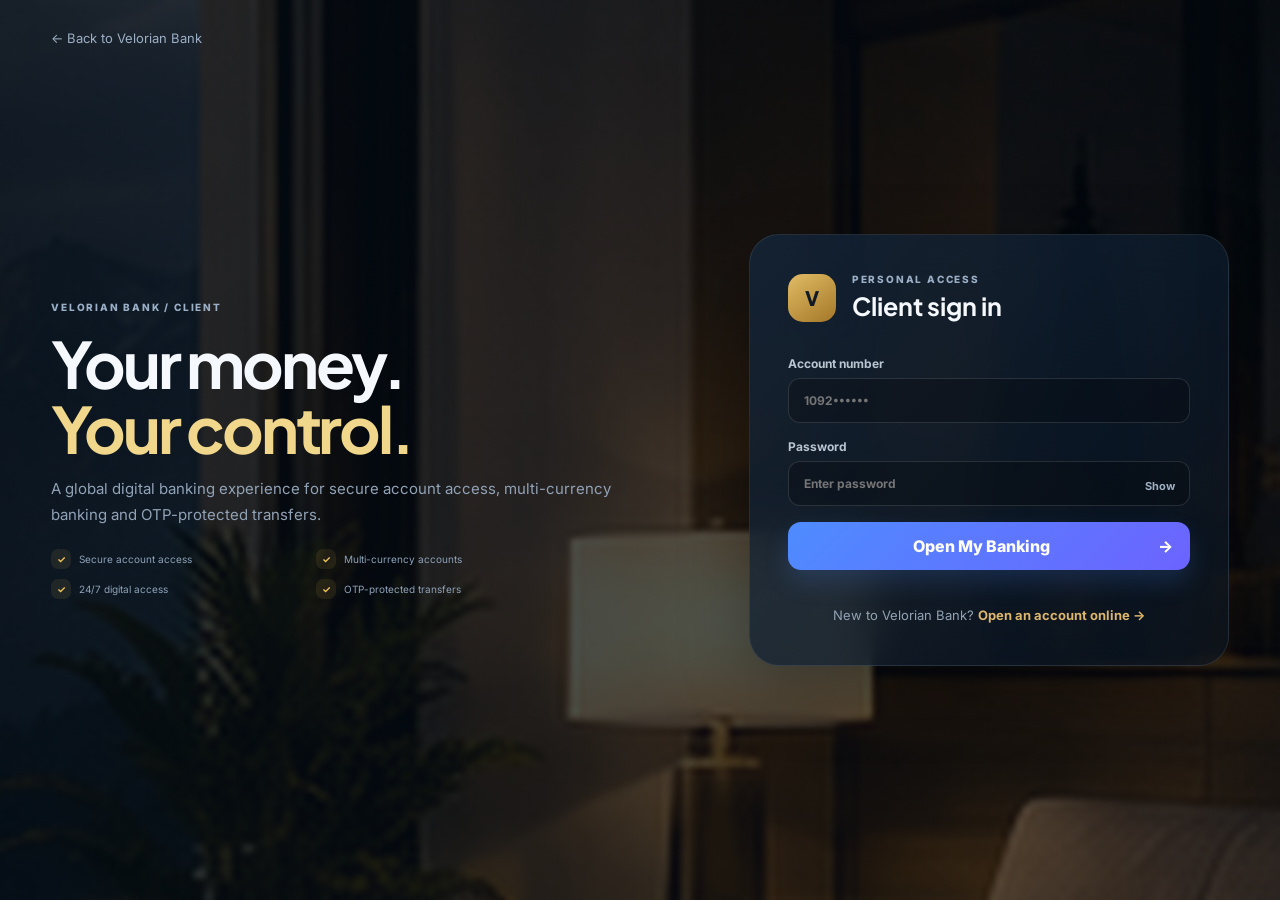
<file: client-login.html>
<!DOCTYPE html>
<html lang="en">
<head>
  <meta charset="UTF-8">
  <meta name="viewport" content="width=device-width, initial-scale=1.0">
  <base href="/">
  <title>Client Login — Velorian Bank</title>
  <link rel="preconnect" href="https://fonts.googleapis.com">
  <link rel="preconnect" href="https://fonts.gstatic.com" crossorigin>
  <link href="https://fonts.googleapis.com/css2?family=Inter:wght@400;500;600;700;800&family=Plus+Jakarta+Sans:wght@600;700;800&display=swap" rel="stylesheet">
  <link rel="stylesheet" href="css/styles.css">

  <link rel="stylesheet" href="css/preloader.css">
</head>
<body class="auth-body" style="background:linear-gradient(90deg,rgba(3,11,19,.84),rgba(3,12,21,.58)),url('assets/backgrounds/client-login-bg.jpg') center/cover fixed no-repeat;">
  <div id="vb-preloader" aria-label="Loading Velorian Bank" role="status">
    <div class="vb-loader-shell">
      <div class="vb-loader-mark">
        <span class="vb-loader-ring"></span>
        <img class="vb-loader-logo" src="assets/logo-transparent.png" alt="Velorian Bank">
      </div>
      <p class="vb-loader-name">Velorian Bank</p>
      <p class="vb-loader-status">Securing your banking experience</p>
      <div class="vb-loader-progress" aria-hidden="true"></div>
    </div>
  </div>

  <div class="auth-orb orb-left"></div>
  <div class="auth-orb orb-right"></div>

  <main class="auth-layout">
    <section class="auth-visual">
      <a href="index.html" class="back-link">← Back to Velorian Bank</a>
      <img src="assets/logo.jfif" alt="Velorian Bank" class="auth-logo">
      <span class="eyebrow">VELORIAN BANK / CLIENT</span>
      <h1>Your money.<br><span>Your control.</span></h1>
      <p>A global digital banking experience for secure account access, multi-currency banking and OTP-protected transfers.</p>
      <div class="login-feature-list"><span><b>✓</b> Secure account access</span><span><b>✓</b> Multi-currency accounts</span><span><b>✓</b> 24/7 digital access</span><span><b>✓</b> OTP-protected transfers</span></div>
    </section>

    <section class="auth-card glass">
      <div class="auth-card-head">
        <div class="mini-brand">V</div>
        <div>
          <span class="card-kicker">PERSONAL ACCESS</span>
          <h2>Client sign in</h2>
        </div>
      </div>

      <form id="clientLoginForm" class="form-stack">
        <label>Account number
          <input id="clientAccount" inputmode="numeric" maxlength="10" autocomplete="username" placeholder="1092••••••" required>
        </label>
        <label>Password
          <div class="password-wrap">
            <input id="clientPassword" type="password" autocomplete="current-password" placeholder="Enter password" required>
            <button type="button" class="password-toggle" data-target="clientPassword">Show</button>
          </div>
        </label>
        <button class="primary-btn" type="submit">Open My Banking <span>→</span></button>
        <p id="clientLoginError" class="form-error"></p><p class="auth-switch">New to Velorian Bank? <a href="client-register.html">Open an account online →</a></p>
      </form>
</section>
  </main>
  <script src="js/storage.js"></script>
  <script src="js/config.js"></script><script src="js/online-api.js"></script>
  <script src="js/auth.js"></script>

  <script src="js/preloader.js"></script>
<script src="js/password-toggle.js"></script>
</body>
</html>
</file>
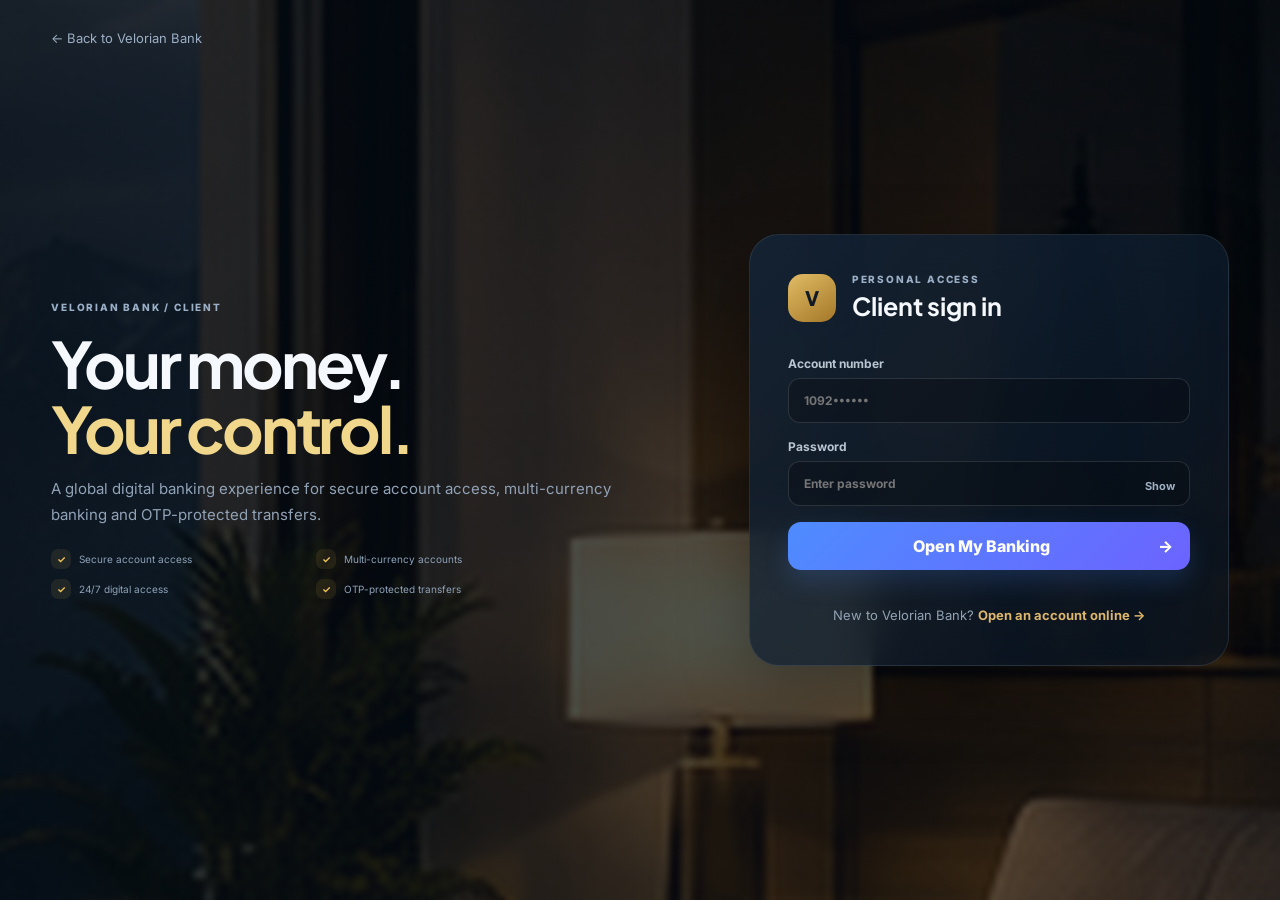
<file: client/first-login.html>
<!doctype html><html lang="en"><head><meta charset="utf-8"><meta name="viewport" content="width=device-width,initial-scale=1"><base href="/"><title>Set New Password — Velorian Bank</title><link rel="stylesheet" href="../css/styles.css">
  <link rel="stylesheet" href="../css/preloader.css">
</head><body class="login-page client-login-page">
  <div id="vb-preloader" aria-label="Loading Velorian Bank" role="status">
    <div class="vb-loader-shell">
      <div class="vb-loader-mark">
        <span class="vb-loader-ring"></span>
        <img class="vb-loader-logo" src="../assets/logo-transparent.png" alt="Velorian Bank">
      </div>
      <p class="vb-loader-name">Velorian Bank</p>
      <p class="vb-loader-status">Securing your banking experience</p>
      <div class="vb-loader-progress" aria-hidden="true"></div>
    </div>
  </div>
<div class="login-bg" style="background-image:linear-gradient(90deg,rgba(2,9,16,.90),rgba(3,13,23,.62)),url('../assets/backgrounds/client-login-bg.jpg')"></div><main class="login-shell"><section class="login-card glass"><img src="../assets/logo-transparent.png" class="login-logo" alt="Velorian Bank"><span class="eyebrow">FIRST-TIME SECURITY SETUP</span><h1>Create your new password</h1><p class="login-sub">For your security, the temporary password assigned by Velorian Bank must be replaced before you can access your account.</p><form id="firstPasswordForm" class="form-stack"><label>Temporary password<input id="currentPassword" type="password" autocomplete="current-password" required></label><label>New password<input id="newPassword" type="password" minlength="8" autocomplete="new-password" required><small>Use at least 8 characters.</small></label><label>Confirm new password<input id="confirmPassword" type="password" minlength="8" autocomplete="new-password" required></label><div id="firstPasswordError" class="login-error"></div><button class="primary-btn" type="submit">Create password →</button></form><button id="logoutFirst" class="text-btn" type="button">Sign out</button></section></main><script src="../js/storage.js"></script><script src="../js/access-control.js"></script><script src="../js/first-login.js"></script>
  <script src="../js/preloader.js"></script>
<script src="../js/password-toggle.js"></script>
</body></html>
</file>
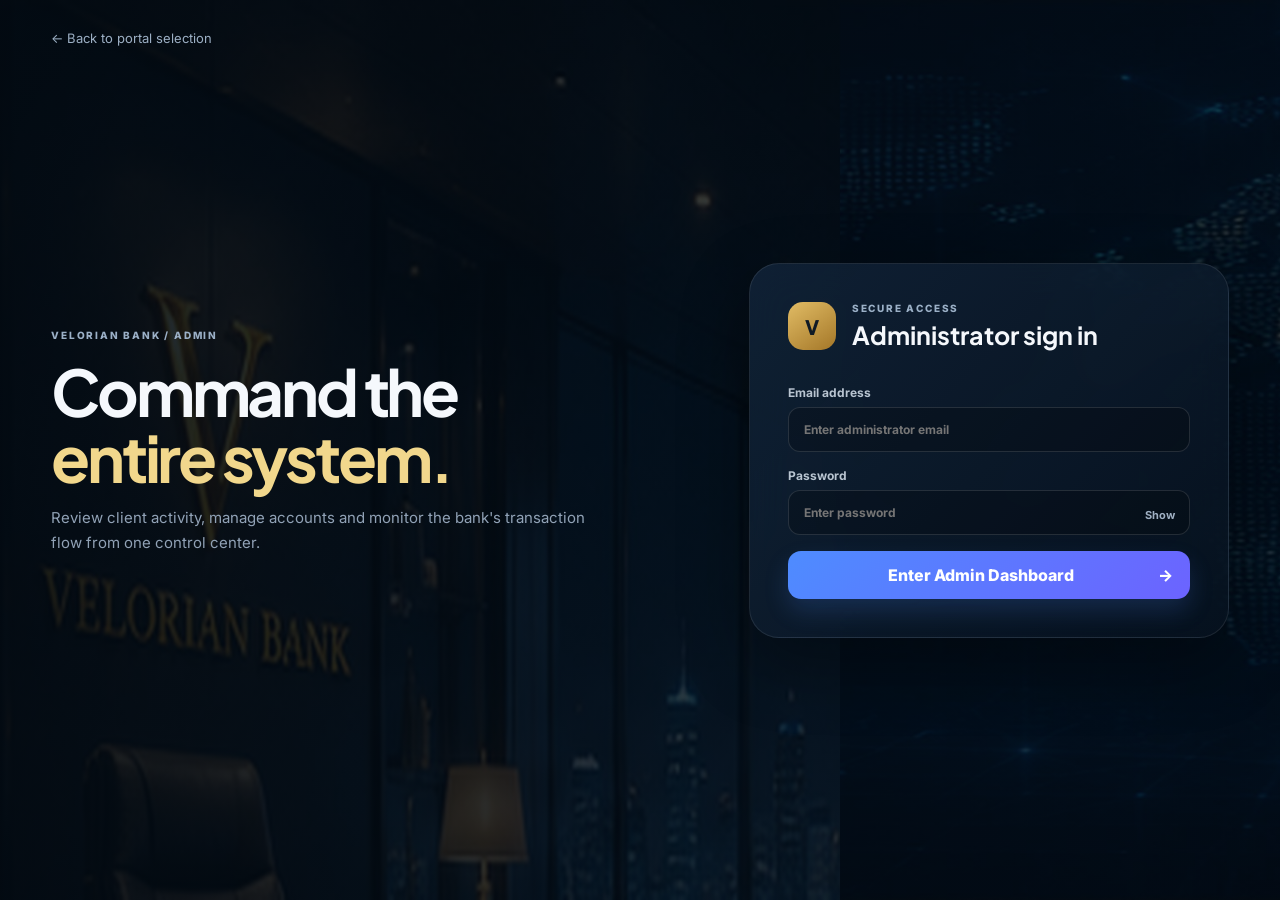
<file: control-center/login.html>
<!DOCTYPE html>
<html lang="en">
<head>
  <meta charset="UTF-8">
  <meta name="robots" content="noindex,nofollow,noarchive">
  <meta name="viewport" content="width=device-width, initial-scale=1.0">
  <title>Administrator Login — Velorian Bank</title>
  <link rel="preconnect" href="https://fonts.googleapis.com">
  <link rel="preconnect" href="https://fonts.gstatic.com" crossorigin>
  <link href="https://fonts.googleapis.com/css2?family=Inter:wght@400;500;600;700;800&family=Plus+Jakarta+Sans:wght@600;700;800&display=swap" rel="stylesheet">
  <link rel="stylesheet" href="../css/styles.css">

  <link rel="stylesheet" href="../css/preloader.css">
</head>
<body class="auth-body" style="background:linear-gradient(90deg,rgba(3,11,19,.84),rgba(3,12,21,.58)),url('../assets/backgrounds/admin-login-bg.jpg') center/cover fixed no-repeat;">
  <div id="vb-preloader" aria-label="Loading Velorian Bank" role="status">
    <div class="vb-loader-shell">
      <div class="vb-loader-mark">
        <span class="vb-loader-ring"></span>
        <img class="vb-loader-logo" src="../assets/logo-transparent.png" alt="Velorian Bank">
      </div>
      <p class="vb-loader-name">Velorian Bank</p>
      <p class="vb-loader-status">Securing your banking experience</p>
      <div class="vb-loader-progress" aria-hidden="true"></div>
    </div>
  </div>

  <div class="auth-orb orb-left"></div>
  <div class="auth-orb orb-right"></div>

  <main class="auth-layout">
    <section class="auth-visual">
      <a href="../index.html" class="back-link">← Back to portal selection</a>
      <img src="../assets/logo.jfif" alt="Velorian Bank" class="auth-logo">
      <span class="eyebrow">VELORIAN BANK / ADMIN</span>
      <h1>Command the<br><span>entire system.</span></h1>
      <p>Review client activity, manage accounts and monitor the bank's transaction flow from one control center.</p>
    </section>

    <section class="auth-card glass">
      <div class="auth-card-head">
        <div class="mini-brand">V</div>
        <div>
          <span class="card-kicker">SECURE ACCESS</span>
          <h2>Administrator sign in</h2>
        </div>
      </div>

      <form id="adminLoginForm" class="form-stack">
        <label>Email address
          <input id="adminEmail" type="email" autocomplete="username" placeholder="Enter administrator email" required>
        </label>
        <label>Password
          <div class="password-wrap">
            <input id="adminPassword" type="password" autocomplete="current-password" placeholder="Enter password" required>
            <button type="button" class="password-toggle" data-target="adminPassword">Show</button>
          </div>
        </label>
        <button class="primary-btn" type="submit">Enter Admin Dashboard <span>→</span></button>
        <p id="adminLoginError" class="form-error"></p>
      </form>
</section>
  </main>
  <script src="../js/storage.js"></script><script src="../js/config.js"></script><script src="../js/online-api.js"></script>
  <script src="../js/auth.js"></script>

  <script src="../js/preloader.js"></script>
<script src="../js/password-toggle.js"></script>
</body>
</html>
</file>
<file: css/preloader.css>
/* =========================================================
   VELORIAN BANK — PREMIUM GLOBAL PRELOADER
   ========================================================= */
#vb-preloader {
  position: fixed;
  inset: 0;
  z-index: 999999;
  display: grid;
  place-items: center;
  background:
    radial-gradient(circle at 50% 45%, rgba(212,169,72,.10), transparent 28%),
    linear-gradient(145deg, #030b14 0%, #071522 52%, #02070d 100%);
  opacity: 1;
  visibility: visible;
  transition: opacity .55s ease, visibility .55s ease;
}

#vb-preloader.vb-preloader-hide {
  opacity: 0;
  visibility: hidden;
  pointer-events: none;
}

.vb-loader-shell {
  width: min(340px, 84vw);
  text-align: center;
  color: #f7f9fc;
}

.vb-loader-mark {
  position: relative;
  width: 104px;
  height: 104px;
  margin: 0 auto 26px;
  display: grid;
  place-items: center;
}

.vb-loader-ring,
.vb-loader-ring::before {
  position: absolute;
  inset: 0;
  border-radius: 50%;
  content: "";
}

.vb-loader-ring {
  border: 1px solid rgba(226,190,96,.22);
  border-top-color: #e4bd5d;
  border-right-color: rgba(228,189,93,.55);
  animation: vb-spin 1.25s linear infinite;
}

.vb-loader-ring::before {
  inset: 9px;
  border: 1px solid rgba(92,157,255,.16);
  border-bottom-color: rgba(92,157,255,.85);
  animation: vb-spin-reverse 1.7s linear infinite;
}

.vb-loader-logo {
  position: relative;
  z-index: 2;
  width: 62px;
  height: 62px;
  object-fit: contain;
  filter: drop-shadow(0 0 18px rgba(224,186,83,.20));
  animation: vb-breathe 1.8s ease-in-out infinite;
}

.vb-loader-name {
  margin: 0;
  font-family: Inter, "Plus Jakarta Sans", Arial, sans-serif;
  font-size: 12px;
  font-weight: 800;
  letter-spacing: .28em;
  text-transform: uppercase;
}

.vb-loader-status {
  margin: 9px 0 0;
  color: rgba(220,229,240,.68);
  font-family: Inter, "Plus Jakarta Sans", Arial, sans-serif;
  font-size: 11px;
  letter-spacing: .12em;
  text-transform: uppercase;
}

.vb-loader-progress {
  width: 170px;
  height: 2px;
  margin: 18px auto 0;
  overflow: hidden;
  border-radius: 999px;
  background: rgba(255,255,255,.10);
}

.vb-loader-progress::after {
  display: block;
  width: 45%;
  height: 100%;
  content: "";
  border-radius: inherit;
  background: linear-gradient(90deg, transparent, #e5bd60, #fff0a9, transparent);
  animation: vb-progress 1.15s ease-in-out infinite;
}

@keyframes vb-spin { to { transform: rotate(360deg); } }
@keyframes vb-spin-reverse { to { transform: rotate(-360deg); } }
@keyframes vb-breathe {
  0%,100% { transform: scale(.96); opacity: .82; }
  50% { transform: scale(1.04); opacity: 1; }
}
@keyframes vb-progress {
  from { transform: translateX(-160%); }
  to { transform: translateX(390%); }
}

@media (prefers-reduced-motion: reduce) {
  #vb-preloader, .vb-loader-ring, .vb-loader-ring::before,
  .vb-loader-logo, .vb-loader-progress::after {
    animation: none !important;
  }
}
</file>
<file: css/styles.css>
:root {
  --bg: #07101c;
  --bg-soft: #0b1625;
  --panel: rgba(15, 29, 46, .74);
  --panel-strong: #0e1d2f;
  --border: rgba(255,255,255,.09);
  --text: #f5f8fc;
  --muted: #91a2b6;
  --gold: #d5a94f;
  --gold-soft: #f1d78c;
  --blue: #4e8cff;
  --blue-2: #6c63ff;
  --green: #31d59b;
  --red: #f46b7b;
  --shadow: 0 24px 70px rgba(0,0,0,.32);
  --radius: 24px;
  --radius-sm: 14px;
  --font: Inter, system-ui, sans-serif;
  --display: "Plus Jakarta Sans", Inter, system-ui, sans-serif;
}

* { box-sizing: border-box; }
html { scroll-behavior: smooth; }
body { margin: 0; background: var(--bg); color: var(--text); font-family: var(--font); }
button, input, select { font: inherit; }
button, a { -webkit-tap-highlight-color: transparent; }
a { color: inherit; text-decoration: none; }
button { cursor: pointer; }

.glass {
  background: linear-gradient(135deg, rgba(19,38,60,.78), rgba(8,19,32,.68));
  border: 1px solid var(--border);
  box-shadow: var(--shadow);
  backdrop-filter: blur(22px);
  -webkit-backdrop-filter: blur(22px);
}

.eyebrow, .card-kicker {
  display: block;
  color: #9bb0c7;
  font-size: 10px;
  font-weight: 800;
  letter-spacing: .18em;
  text-transform: uppercase;
}
h1,h2,h3 { font-family: var(--display); margin: 0; }
p { color: var(--muted); line-height: 1.7; }

.ambient, .auth-orb {
  position: fixed; border-radius: 50%; filter: blur(90px); opacity: .18; pointer-events: none;
}
.ambient-one { width: 420px; height: 420px; background: #326cff; top: -180px; left: -140px; }
.ambient-two { width: 480px; height: 480px; background: #a77a28; right: -220px; bottom: -180px; }

.landing-body, .auth-body { min-height: 100vh; overflow-x: hidden; background: radial-gradient(circle at 15% 20%, rgba(49,90,150,.22), transparent 30%), radial-gradient(circle at 85% 80%, rgba(180,132,40,.12), transparent 30%), var(--bg); }
.landing-shell { width: min(1160px, 92%); margin: auto; min-height: 100vh; display: grid; grid-template-columns: 1.05fr .95fr; gap: 70px; align-items: center; position: relative; }
.landing-brand { padding: 70px 0; }
.landing-logo { width: 330px; max-width: 80%; object-fit: contain; mix-blend-mode: screen; filter: drop-shadow(0 12px 25px rgba(0,0,0,.22)); }
.landing-brand h1 { font-size: clamp(42px, 5.5vw, 72px); line-height: 1.02; margin-top: 28px; letter-spacing: -.05em; }
.landing-brand h1 span, .auth-visual h1 span { color: var(--gold-soft); }
.landing-brand p { max-width: 580px; font-size: 16px; margin: 24px 0; }
.trust-row { display: flex; flex-wrap: wrap; gap: 14px; color: #c2d0df; font-size: 12px; }
.portal-grid { display: grid; gap: 18px; }
.portal-card { min-height: 230px; border: 1px solid var(--border); border-radius: 28px; padding: 30px; background: linear-gradient(145deg, rgba(24,46,71,.75), rgba(9,19,31,.78)); box-shadow: var(--shadow); display: grid; grid-template-columns: auto 1fr auto; gap: 20px; align-items: start; transition: transform .25s, border-color .25s, background .25s; }
.portal-card:hover { transform: translateY(-7px); border-color: rgba(213,169,79,.42); background: linear-gradient(145deg, rgba(30,55,83,.85), rgba(10,21,34,.84)); }
.portal-card h2 { margin-top: 8px; font-size: 28px; }
.portal-card p { font-size: 13px; margin-bottom: 0; }
.portal-icon { width: 52px; height: 52px; border-radius: 16px; display: grid; place-items: center; font-size: 24px; }
.admin-icon { background: rgba(108,99,255,.15); color: #9c96ff; }
.client-icon { background: rgba(49,213,155,.12); color: var(--green); }
.portal-arrow { font-size: 26px; color: #73879d; transition: transform .25s; }
.portal-card:hover .portal-arrow { transform: translateX(5px); color: white; }

.auth-layout { min-height: 100vh; width: min(1180px, 92%); margin: auto; display: grid; grid-template-columns: 1fr 480px; gap: 100px; align-items: center; position: relative; }
.back-link { position: absolute; top: 30px; left: 0; color: #9cafc4; font-size: 13px; }
.auth-visual .auth-logo { width: 230px; max-width: 60%; margin-bottom: 30px; mix-blend-mode: screen; }
.auth-visual .auth-logo { display: none !important; }
.auth-visual h1 { font-size: clamp(45px, 5vw, 70px); line-height: 1.02; margin-top: 18px; letter-spacing: -.05em; }
.auth-visual p { max-width: 560px; font-size: 15px; }
.auth-card { border-radius: 30px; padding: 38px; }
.auth-card-head { display: flex; gap: 16px; align-items: center; margin-bottom: 34px; }
.auth-card-head h2 { font-size: 25px; margin-top: 5px; }
.mini-brand { width: 48px; height: 48px; border-radius: 15px; display: grid; place-items: center; background: linear-gradient(145deg, #e1bc65, #a47728); color: #101a25; font-family: var(--display); font-weight: 900; font-size: 20px; }
.form-stack { display: grid; gap: 18px; }
.form-stack label { color: #b8c7d8; font-size: 12px; font-weight: 700; display: grid; gap: 8px; }
.form-stack input, .search-input, select { width: 100%; color: white; background: rgba(5,14,24,.72); border: 1px solid rgba(255,255,255,.10); border-radius: 13px; outline: none; padding: 14px 15px; transition: border .2s, box-shadow .2s; }
.form-stack input:focus, .search-input:focus, select:focus { border-color: rgba(78,140,255,.7); box-shadow: 0 0 0 4px rgba(78,140,255,.09); }
.password-wrap { position: relative; }
.password-wrap input { padding-right: 64px; }
.password-toggle { position: absolute; right: 7px; top: 7px; z-index: 10; height: 36px; min-width: 42px; padding: 0 8px; border: 0; border-radius: 9px; color: #9fb0c3; background: transparent; font-size: 11px; font-weight: 700; cursor: pointer; pointer-events: auto; }
.password-toggle:hover { color: #f0cf78; background: rgba(255,255,255,.04); }
.password-toggle:focus-visible { outline: 2px solid rgba(220,182,106,.65); outline-offset: 2px; }
.primary-btn, .secondary-btn, .success-btn, .danger-btn { border: 0; border-radius: 13px; padding: 14px 17px; color: white; font-weight: 800; transition: transform .2s, box-shadow .2s, filter .2s; }
.primary-btn { background: linear-gradient(135deg, #4e8cff, #6c63ff); box-shadow: 0 12px 25px rgba(78,140,255,.18); }
.primary-btn:hover, .secondary-btn:hover, .success-btn:hover, .danger-btn:hover { transform: translateY(-2px); filter: brightness(1.08); }
.primary-btn span { float: right; }
.primary-btn.compact { width: auto; }
.secondary-btn { background: rgba(255,255,255,.08); border: 1px solid var(--border); }
.success-btn { background: linear-gradient(135deg, #21b982, #2dd49c); color: #062218; }
.danger-btn { background: linear-gradient(135deg, #e85c6d, #f57986); color: #29070d; }
.form-error { min-height: 0; margin: -6px 0 0; color: #ff7d8a; font-size: 12px; display:none; }
.form-error.show { display:block; }

.app-body { min-height: 100vh; background: radial-gradient(circle at 75% 0%, rgba(47,90,155,.16), transparent 30%), var(--bg); }
.sidebar { position: fixed; left: 0; top: 0; bottom: 0; width: 250px; border-right: 1px solid var(--border); background: rgba(6,15,25,.9); backdrop-filter: blur(22px); z-index: 50; padding: 24px 16px; display: flex; flex-direction: column; }
.sidebar-brand img { width: 175px; height: 78px; object-fit: contain; mix-blend-mode: screen; }
.side-role { margin: 15px 5px 22px; color: #92a5ba; font-size: 11px; display: flex; align-items: center; gap: 8px; }
.status-dot { width: 7px; height: 7px; border-radius: 50%; background: var(--green); box-shadow: 0 0 12px var(--green); }
.sidebar nav { display: grid; gap: 5px; }
.nav-item { width: 100%; border: 0; background: transparent; color: #8193a8; text-align: left; padding: 13px 14px; border-radius: 12px; font-size: 13px; display: flex; gap: 13px; align-items: center; }
.nav-item.active, .nav-item:hover { background: rgba(78,140,255,.11); color: white; }
.sidebar-bottom { margin-top: auto; display: grid; gap: 15px; }
.security-note { display: flex; gap: 10px; padding: 13px; border-radius: 13px; background: rgba(49,213,155,.05); border: 1px solid rgba(49,213,155,.10); }
.security-note > span { color: var(--green); }
.security-note strong, .security-note small { display: block; }
.security-note strong { font-size: 10px; }
.security-note small { color: #7890a5; font-size: 9px; margin-top: 3px; }
.logout-btn { border: 0; background: transparent; color: #8395a9; text-align: left; padding: 12px 8px; display: flex; gap: 10px; }
.logout-btn:hover { color: #ff8792; }
.app-main { margin-left: 250px; min-height: 100vh; }
.topbar { min-height: 88px; padding: 18px 34px; border-bottom: 1px solid var(--border); display: flex; align-items: center; justify-content: space-between; gap: 20px; background: rgba(7,16,28,.55); backdrop-filter: blur(20px); position: sticky; top: 0; z-index: 20; }
.topbar h1 { font-size: 21px; margin-top: 5px; }
.topbar-user { display: flex; gap: 11px; align-items: center; }
.topbar-user strong, .topbar-user small { display: block; }
.topbar-user strong { font-size: 12px; }
.topbar-user small { font-size: 10px; color: var(--muted); margin-top: 3px; }
.avatar { width: 38px; height: 38px; border-radius: 50%; display: grid; place-items: center; background: linear-gradient(145deg,#d7ad58,#7b591d); color: #111b26; font-size: 11px; font-weight: 900; }
.menu-btn { display: none; background: transparent; border: 0; color: white; font-size: 22px; }
.dashboard-content { padding: 30px 34px 60px; max-width: 1500px; }
.dashboard-section { display: none; animation: sectionIn .3s ease; }
.dashboard-section.active { display: block; }
@keyframes sectionIn { from { opacity: 0; transform: translateY(5px); } to { opacity: 1; transform: none; } }
.welcome-banner { border-radius: 22px; padding: 27px 30px; display: flex; justify-content: space-between; align-items: center; margin-bottom: 20px; }
.welcome-banner h2 { margin-top: 8px; font-size: 24px; }
.welcome-banner p { margin: 6px 0 0; font-size: 12px; }
.stats-grid { display: grid; grid-template-columns: repeat(4,1fr); gap: 16px; margin-bottom: 18px; }
.stat-card { padding: 20px; border-radius: 20px; }
.stat-card .stat-top { display: flex; justify-content: space-between; color: #8498ad; font-size: 11px; }
.stat-card strong { display: block; margin: 16px 0 7px; font-family: var(--display); font-size: 26px; }
.stat-card small { color: #71869b; font-size: 10px; }
.stat-icon { width: 33px; height: 33px; border-radius: 10px; display: grid; place-items: center; }
.blue { color: #77a6ff; background: rgba(78,140,255,.11); }
.green { color: var(--green); background: rgba(49,213,155,.10); }
.red { color: var(--red); background: rgba(244,107,123,.10); }
.gold { color: var(--gold-soft); background: rgba(213,169,79,.10); }
.two-column { display: grid; grid-template-columns: 1.35fr .65fr; gap: 18px; }
.panel { border-radius: 22px; overflow: hidden; }
.panel-head { display: flex; justify-content: space-between; align-items: center; gap: 15px; padding: 23px 24px; }
.panel-head h2, .panel-head h3 { margin-top: 6px; font-size: 17px; }
.text-btn { background: transparent; border: 0; color: #79a6ff; font-size: 11px; }
.table-wrap { overflow-x: auto; }
table { width: 100%; border-collapse: collapse; min-width: 600px; }
th { color: #71869a; font-size: 9px; text-transform: uppercase; letter-spacing: .1em; font-weight: 800; text-align: left; padding: 12px 20px; border-top: 1px solid var(--border); }
td { padding: 15px 20px; border-top: 1px solid rgba(255,255,255,.055); color: #c5d1dd; font-size: 11px; white-space: nowrap; }
tbody tr:hover { background: rgba(255,255,255,.025); }
.amount-positive { color: var(--green); font-weight: 800; }
.amount-negative { color: var(--red); font-weight: 800; }
.badge { display: inline-flex; padding: 5px 8px; border-radius: 99px; font-size: 8px; font-weight: 800; text-transform: uppercase; letter-spacing: .07em; }
.badge-success { color: #6ff0bd; background: rgba(49,213,155,.09); }
.badge-pending { color: #f0ca76; background: rgba(213,169,79,.09); }
.client-list { padding: 0 20px 15px; }
.client-row { display: flex; align-items: center; gap: 11px; padding: 14px 0; border-top: 1px solid rgba(255,255,255,.055); }
.client-row .avatar { width: 32px; height: 32px; font-size: 9px; }
.client-row div:nth-child(2) { flex: 1; }
.client-row strong, .client-row small { display: block; }
.client-row strong { font-size: 11px; }
.client-row small { color: #6f8499; font-size: 9px; margin-top: 3px; }
.client-row .balance-mini { font-size: 11px; font-weight: 800; }
.section-heading { display: flex; align-items: end; justify-content: space-between; gap: 20px; margin-bottom: 22px; }
.section-heading h2 { margin-top: 7px; font-size: 27px; }
.section-heading p { margin: 6px 0 0; font-size: 12px; }
.toolbar { padding: 16px 20px; border-bottom: 1px solid var(--border); display: flex; gap: 10px; align-items: center; }
.search-input { max-width: 360px; font-size: 11px; }
.toolbar select { width: 150px; font-size: 11px; }
.muted { color: #71869a; font-size: 10px; margin-left: auto; }
.action-btn { border: 1px solid var(--border); background: rgba(255,255,255,.04); color: #a7bad0; border-radius: 8px; padding: 7px 9px; font-size: 9px; }
.action-btn:hover { color: white; border-color: rgba(78,140,255,.4); }
.mobile-overlay { display: none; }

.modal-backdrop {
    position: fixed;
    top: 0;
    left: 0;
    width: 100%;
    height: 100%;
    background: rgba(5, 10, 25, 0.8);
    backdrop-filter: blur(4px);
    display: none; /* Hidden by default */
    align-items: center;
    justify-content: center;
    z-index: 9999;
    padding: 1rem;
    overflow-y: auto;
}

.modal-backdrop.open {
    display: flex !important; /* Forces visibility when opened */
}
.modal { width: min(520px, 100%); border-radius: 25px; padding: 30px; position: relative; max-height: 90vh; overflow: auto; }
.modal h2 { margin-top: 8px; font-size: 25px; }
.modal-sub { font-size: 12px; margin-top: 7px; }
.modal-close { position: absolute; top: 18px; right: 18px; width: 33px; height: 33px; border-radius: 10px; border: 1px solid var(--border); background: rgba(255,255,255,.05); color: #b7c6d6; font-size: 20px; }
.wide-modal { width: min(760px, 100%); }
.detail-hero { display: flex; align-items: center; gap: 15px; padding: 20px 0; }
.detail-hero .avatar { width: 56px; height: 56px; font-size: 14px; }
.detail-grid { display: grid; grid-template-columns: repeat(3,1fr); gap: 10px; margin: 8px 0 20px; }
.detail-box { padding: 15px; border-radius: 14px; background: rgba(255,255,255,.04); border: 1px solid var(--border); }
.detail-box span, .detail-box strong { display: block; }
.detail-box span { color: #74889d; font-size: 9px; text-transform: uppercase; letter-spacing: .08em; }
.detail-box strong { margin-top: 7px; font-size: 14px; }
.empty-state { padding: 45px 20px; text-align: center; color: #71869b; font-size: 11px; }

.client-topbar { height: 80px; padding: 0 max(4vw, 28px); border-bottom: 1px solid var(--border); display: flex; align-items: center; justify-content: space-between; background: rgba(7,16,28,.72); backdrop-filter: blur(20px); position: sticky; top: 0; z-index: 30; }
.client-logo img { width: 150px; height: 58px; object-fit: contain; mix-blend-mode: screen; }
.client-nav { display: flex; align-items: center; gap: 20px; }
.client-welcome { color: #8297ac; font-size: 11px; }
.client-welcome strong { color: white; }
.client-main { width: min(1180px, 92%); margin: auto; padding: 55px 0; }
.client-hero { display: flex; justify-content: space-between; align-items: end; gap: 30px; margin-bottom: 30px; }
.client-hero h1 { font-size: clamp(34px, 5vw, 53px); letter-spacing: -.045em; margin-top: 8px; }
.client-hero p { font-size: 13px; margin: 10px 0 0; }
.account-chip { padding: 15px 18px; border: 1px solid var(--border); background: rgba(255,255,255,.04); border-radius: 16px; min-width: 220px; }
.account-chip span, .account-chip strong { display: block; }
.account-chip span { color: #71869b; font-size: 8px; letter-spacing: .14em; }
.account-chip strong { margin: 7px 0; font-family: var(--display); font-size: 15px; letter-spacing: .08em; }
.account-chip button { border: 0; background: transparent; color: #79a6ff; padding: 0; font-size: 9px; }
.client-stats { display: grid; grid-template-columns: 2fr 1fr 1fr; gap: 16px; margin-bottom: 18px; }
.balance-card, .mini-stat { border-radius: 22px; padding: 24px; }
.balance-card { background: linear-gradient(135deg, rgba(29,58,91,.88), rgba(9,22,36,.8)); }
.balance-head { display: flex; justify-content: space-between; color: #94a9bf; font-size: 9px; font-weight: 800; letter-spacing: .14em; }
.icon-btn { border: 0; background: transparent; color: #7d94ab; }
.balance-value { font-family: var(--display); font-size: clamp(34px, 4vw, 48px); font-weight: 800; letter-spacing: -.04em; margin: 15px 0 6px; }
.balance-meta, .mini-stat small { color: #71869b; font-size: 10px; }
.mini-stat span { display: block; color: #8ea2b8; font-size: 10px; }
.mini-stat strong { display: block; font-family: var(--display); font-size: 24px; margin: 18px 0 8px; }
.money-grid { display: grid; grid-template-columns: 1fr 1fr; gap: 18px; margin-bottom: 18px; }
.money-card { padding: 24px; border-radius: 22px; }
.money-icon { width: 39px; height: 39px; display: grid; place-items: center; border-radius: 12px; margin-bottom: 18px; font-size: 20px; }
.deposit-card .money-icon { color: var(--green); background: rgba(49,213,155,.1); }
.withdrawal-card .money-icon { color: var(--red); background: rgba(244,107,123,.1); }
.money-card h2 { margin-top: 7px; font-size: 19px; }
.money-card p { font-size: 11px; margin: 7px 0 18px; }
.money-form { display: grid; grid-template-columns: 1fr auto; gap: 10px; }
.amount-input { display: flex; align-items: center; gap: 4px; background: rgba(5,14,24,.7); border: 1px solid var(--border); border-radius: 13px; padding-left: 14px; }
.amount-input span { color: #73869a; font-weight: 800; }
.amount-input input { width: 100%; border: 0; outline: 0; background: transparent; color: white; padding: 14px 12px; min-width: 0; }
.history-panel { border-radius: 22px; }
.live-pill { color: #6fe6b9; font-size: 9px; display: flex; align-items: center; gap: 6px; }
.live-pill i { width: 6px; height: 6px; background: var(--green); border-radius: 50%; box-shadow: 0 0 10px var(--green); }
.client-footer { width: min(1180px, 92%); margin: 0 auto; padding: 0 0 35px; display: flex; justify-content: space-between; color: #506478; font-size: 9px; letter-spacing: .04em; }

.toast { position: fixed; right: 25px; bottom: 25px; z-index: 200; background: #13273d; border: 1px solid var(--border); border-radius: 14px; padding: 14px 17px; box-shadow: var(--shadow); color: white; font-size: 11px; transform: translateY(20px); opacity: 0; pointer-events: none; transition: .25s; }
.toast.show { transform: none; opacity: 1; }
.toast.success { border-color: rgba(49,213,155,.28); }
.toast.error { border-color: rgba(244,107,123,.28); }

@media (max-width: 1050px) {
  .landing-shell { grid-template-columns: 1fr; gap: 20px; padding: 60px 0; }
  .landing-brand { padding: 0; text-align: center; }
  .landing-brand p { margin-left: auto; margin-right: auto; }
  .trust-row { justify-content: center; }
  .portal-grid { width: min(650px,100%); margin: auto; }
  .auth-layout { grid-template-columns: 1fr; gap: 35px; padding: 90px 0 50px; }
  .auth-visual { text-align: center; }
  .auth-visual p { margin-left: auto; margin-right: auto; }
  .back-link { left: 4%; }
  .auth-card { width: min(520px,100%); margin: auto; }
  .two-column { grid-template-columns: 1fr; }
  .stats-grid { grid-template-columns: repeat(2,1fr); }
}
@media (max-width: 760px) {
  .sidebar { transform: translateX(-105%); transition: transform .25s; }
  .sidebar.open { transform: none; }
  .mobile-overlay { position: fixed; inset: 0; background: rgba(0,0,0,.55); z-index: 45; }
  .mobile-overlay.open { display: block; }
  .app-main { margin-left: 0; }
  .topbar { padding: 15px 18px; }
  .menu-btn { display: block; }
  .topbar-user div:not(.avatar) { display: none; }
  .dashboard-content { padding: 20px 18px 45px; }
  .welcome-banner { align-items: start; gap: 18px; flex-direction: column; }
  .stats-grid { grid-template-columns: 1fr 1fr; gap: 10px; }
  .stat-card { padding: 15px; }
  .stat-card strong { font-size: 20px; }
  .section-heading { align-items: start; flex-direction: column; }
  .section-heading h2 { font-size: 24px; }
  .toolbar { align-items: stretch; flex-direction: column; }
  .search-input, .toolbar select { max-width: none; width: 100%; }
  .muted { margin-left: 0; }
  .client-topbar { padding: 0 18px; }
  .client-logo img { width: 130px; }
  .client-welcome { display: none; }
  .client-main { width: 92%; padding: 35px 0; }
  .client-hero { align-items: start; flex-direction: column; }
  .account-chip { width: 100%; }
  .client-stats { grid-template-columns: 1fr; }
  .balance-card { min-height: 170px; }
  .money-grid { grid-template-columns: 1fr; }
  .money-form { grid-template-columns: 1fr; }
  .client-footer { flex-direction: column; gap: 8px; }
  .detail-grid { grid-template-columns: 1fr; }
}
@media (max-width: 480px) {
  .landing-brand h1, .auth-visual h1 { font-size: 42px; }
  .landing-logo { width: 250px; }
  .portal-card { min-height: 0; padding: 22px; grid-template-columns: auto 1fr; }
  .portal-arrow { grid-column: 2; }
  .auth-card { padding: 25px 20px; }
  .auth-visual .auth-logo { width: 180px; }
  .stats-grid { grid-template-columns: 1fr; }
}

/* ===== Landing navigation desktop/mobile correction ===== */
/* Keep the mobile navigation hidden on desktop so its links never render as a second plain-text menu. */
.mobile-nav { display: none; }
.site-header { isolation: isolate; }
.nav-wrap { min-height: 76px; }
.site-logo { height: 58px; width: 178px; object-fit: contain; mix-blend-mode: normal; filter: drop-shadow(0 8px 18px rgba(0,0,0,.22)); }
.site-nav { flex: 1; justify-content: flex-end; }
.site-nav a, .site-nav .nav-button { white-space: nowrap; }
@media (max-width: 900px) {
  .site-logo { width: 165px; height: 54px; }
}
@media (max-width: 600px) {
  .mobile-nav { display: none; }
  .mobile-nav.open { display: grid; }
}

/* ===== Velorian Bank v2 additions ===== */
.client-cell{display:flex;align-items:center;gap:10px}.avatar.small{width:34px;height:34px;font-size:11px;flex:none}.client-cell small,.table-wrap td small{display:block;color:var(--muted,#71869b);font-size:11px;margin-top:3px}.audit-panel{margin-top:22px}.audit-list{display:grid;gap:0}.audit-row{display:flex;align-items:center;gap:12px;padding:13px 0;border-bottom:1px solid var(--border)}.audit-row:last-child{border-bottom:0}.audit-icon{width:30px;height:30px;border-radius:10px;display:grid;place-items:center;background:rgba(47,211,141,.1);color:#35d28c}.audit-row div:nth-child(2){display:flex;flex-direction:column;flex:1}.audit-row small{color:var(--muted);margin-top:3px}.audit-row time{font-size:11px;color:var(--muted)}
.form-grid{display:grid;grid-template-columns:1fr 1fr;gap:14px}.form-grid .full-field{grid-column:1/-1}.form-grid label{display:flex;flex-direction:column;gap:7px}.form-grid textarea,.form-grid select,.form-grid input{width:100%}.account-number-line{margin:12px 0 18px;padding:12px 14px;border:1px solid var(--border);border-radius:14px;background:rgba(255,255,255,.025);color:var(--muted);display:flex;justify-content:space-between}.account-number-line strong{color:var(--text)}
.detail-head{display:flex;align-items:center;gap:15px;margin-bottom:20px}.detail-avatar,.profile-avatar{width:58px;height:58px;border-radius:18px;display:grid;place-items:center;background:linear-gradient(135deg,#182d4b,#b89548);color:white;font-weight:800;font-size:18px;box-shadow:0 12px 30px rgba(0,0,0,.22)}.detail-head h2{margin:4px 0 3px}.detail-head p{margin:0;color:var(--muted);font-size:12px}.detail-actions{display:flex;flex-wrap:wrap;gap:9px;margin:18px 0 22px}.detail-actions .secondary-btn,.detail-actions .primary-btn{font-size:12px}
.account-profile{margin-top:20px;padding:20px 22px;display:flex;justify-content:space-between;align-items:center;gap:24px}.profile-main{display:flex;align-items:center;gap:14px}.profile-avatar{width:52px;height:52px;font-size:15px}.profile-main h2{margin:3px 0}.profile-main p{margin:0;color:var(--muted);font-size:12px}.profile-meta{display:flex;gap:34px}.profile-meta div{display:flex;flex-direction:column;gap:5px}.profile-meta span:first-child{font-size:10px;text-transform:uppercase;letter-spacing:.1em;color:var(--muted)}.profile-meta strong{font-size:13px}.quick-actions{display:grid;grid-template-columns:repeat(4,1fr);gap:13px;margin:20px 0}.quick-action{border:1px solid var(--border);border-radius:18px;background:rgba(255,255,255,.035);padding:17px;text-align:left;color:var(--text);cursor:pointer;transition:.22s;display:flex;flex-direction:column;gap:5px}.quick-action:hover{transform:translateY(-2px);border-color:rgba(184,149,72,.45);background:rgba(255,255,255,.06)}.quick-action>span{font-size:21px}.quick-action strong{font-size:14px}.quick-action small{color:var(--muted);font-size:11px}.deposit-action>span{color:#35d28c}.withdraw-action>span{color:#ef6674}.transfer-action>span{color:#6d9dff}.statement-action>span{color:#b89548}.client-app .history-panel{margin-top:22px}
.badge-danger{background:rgba(239,102,116,.12);color:#ff7885}.wide-modal{max-width:760px}.modal-sub{color:var(--muted);line-height:1.6}.money-form button:disabled{opacity:.45;cursor:not-allowed}.money-form input:disabled{opacity:.55}.empty-state{padding:28px 16px;text-align:center;color:var(--muted);font-size:13px}
@media(max-width:900px){.account-profile{align-items:flex-start;flex-direction:column}.profile-meta{width:100%;justify-content:space-between;gap:14px}.quick-actions{grid-template-columns:repeat(2,1fr)}}
@media(max-width:640px){.form-grid{grid-template-columns:1fr}.form-grid .full-field{grid-column:auto}.profile-meta{display:grid;grid-template-columns:1fr 1fr}.quick-actions{grid-template-columns:1fr 1fr}.detail-actions{flex-direction:column}.detail-actions button{width:100%}.account-number-line{font-size:11px}}

/* ===== Internal transfers ===== */
.transfer-recipient-card{margin:18px 0;padding:16px 18px;border:1px solid rgba(109,157,255,.2);background:linear-gradient(135deg,rgba(49,91,145,.16),rgba(255,255,255,.025));border-radius:16px}.transfer-recipient-card span{display:block;color:var(--muted);font-size:9px;letter-spacing:.12em}.transfer-recipient-card strong{display:block;margin-top:6px;font-family:var(--display);font-size:24px}.field-optional{color:var(--muted);font-size:10px}.transfer-out-icon{color:#ef6674}.transfer-in-icon{color:#35d28c}.transfer-action:disabled{opacity:.5;cursor:not-allowed}
/* ===== VELORIAN BANK V5 EXPERIENCE LAYER ===== */
.quick-actions{display:grid;grid-template-columns:repeat(4,1fr);gap:12px;margin:18px 0}.quick-action{border:1px solid var(--border);background:rgba(255,255,255,.035);color:#dbe6f1;border-radius:18px;padding:17px;text-align:left;cursor:pointer;transition:.22s}.quick-action:hover{transform:translateY(-2px);background:rgba(255,255,255,.06);border-color:rgba(255,255,255,.12)}.quick-action span{display:grid;place-items:center;width:34px;height:34px;border-radius:11px;background:rgba(255,255,255,.06);margin-bottom:13px;font-size:17px}.quick-action strong,.quick-action small{display:block}.quick-action strong{font-size:12px}.quick-action small{font-size:9px;color:#71869b;margin-top:4px}.deposit-action span{color:var(--green)}.withdraw-action span{color:var(--red)}.transfer-action span{color:#7ba8ff}.statement-action span{color:var(--gold-soft)}
.account-alert{display:flex;gap:12px;align-items:center;padding:14px 17px;border:1px solid rgba(244,107,123,.25);background:rgba(244,107,123,.07);border-radius:15px;margin:-12px 0 20px;color:#eab5bc;font-size:11px}.account-alert strong{color:#ff9aa7;text-transform:capitalize}.account-alert span{color:#9b7d85}.hidden{display:none!important}.notification-btn{position:relative;font-size:18px}.notification-count{position:absolute;right:-4px;top:-5px;min-width:14px;height:14px;padding:0 3px;border-radius:99px;background:#e85d6e;color:#fff;font-size:8px;display:grid;place-items:center}.history-tools{display:flex;gap:8px}.history-tools .search-input{width:170px}.history-tools select{width:150px}.security-strip{display:flex;justify-content:space-between;align-items:center;gap:20px;padding:22px;border-radius:20px;margin-top:18px}.security-strip h3{margin-top:6px;font-size:16px}.security-strip p{font-size:10px;margin-top:5px}.recipient-preview{display:flex;align-items:center;gap:10px;padding:12px;border:1px solid rgba(49,213,155,.22);background:rgba(49,213,155,.05);border-radius:12px}.recipient-preview strong,.recipient-preview small{display:block}.recipient-preview strong{font-size:11px}.recipient-preview small{font-size:9px;color:#72869b;margin-top:3px}.profile-avatar.small{width:30px;height:30px;font-size:9px}.transfer-recipient-card small{display:block;color:#64788c;font-size:9px;margin-top:5px}.notifications-list{display:grid;gap:9px;margin-top:20px}.notification-item{display:flex;gap:12px;padding:14px;border:1px solid var(--border);background:rgba(255,255,255,.025);border-radius:13px}.notification-item.unread{border-color:rgba(78,140,255,.28);background:rgba(78,140,255,.05)}.notification-item strong,.notification-item p,.notification-item small{display:block}.notification-item strong{font-size:11px}.notification-item p{font-size:10px;color:#8799ab;margin:4px 0}.notification-item small{font-size:8px;color:#586d82}.notification-dot{display:block;width:8px;height:8px;border-radius:50%;margin-top:5px;background:#79a6ff}.notification-dot.success{background:var(--green)}.notification-dot.warning{background:var(--gold-soft)}.receipt-brand{text-align:center;margin-bottom:15px}.receipt-brand img{width:145px;height:55px;object-fit:contain}.receipt-status{text-align:center;margin:10px}.receipt-amount{text-align:center;font-family:var(--display);font-size:40px;font-weight:800;margin:16px 0 25px}.receipt-grid{display:grid;grid-template-columns:1fr 1fr;gap:9px;margin-bottom:20px}.receipt-grid div{padding:13px;border-radius:12px;background:rgba(255,255,255,.04);border:1px solid var(--border)}.receipt-grid span,.receipt-grid strong{display:block}.receipt-grid span{font-size:8px;color:#6f8398;text-transform:uppercase;letter-spacing:.08em}.receipt-grid strong{font-size:10px;margin-top:5px;word-break:break-word}.analytics-grid{display:grid;grid-template-columns:1.5fr .5fr;gap:18px;margin:18px 0}.bar-chart{height:220px;display:grid;grid-template-columns:repeat(7,1fr);align-items:end;gap:12px;padding:10px 22px 18px}.bar-col{height:100%;display:flex;flex-direction:column;align-items:center;justify-content:end;gap:7px}.bar-value{font-size:7px;color:#74889d;min-height:10px}.bar-track{height:145px;width:100%;max-width:30px;border-radius:9px;background:rgba(255,255,255,.035);display:flex;align-items:end;overflow:hidden}.bar-track i{display:block;width:100%;border-radius:8px;background:linear-gradient(180deg,#6f9fff,#345ea6);min-height:5px}.bar-col>span{font-size:8px;color:#71869b}.status-breakdown{padding:7px 23px 20px}.status-line{margin:15px 0}.status-line>div:first-child{display:flex;justify-content:space-between;font-size:10px;color:#8194a7}.status-line strong{color:#e8eef4}.status-bar{height:7px;background:rgba(255,255,255,.05);border-radius:99px;overflow:hidden;margin-top:8px}.status-bar i{display:block;height:100%;border-radius:99px}.status-bar .green{background:var(--green)}.status-bar .red{background:var(--red)}.status-bar .gold{background:var(--gold-soft)}.status-bar .blue{background:#6e9eff}.full-audit{padding:8px 20px 20px}.audit-item{display:flex;gap:12px;padding:15px 5px;border-bottom:1px solid rgba(255,255,255,.05)}.audit-item:last-child{border-bottom:0}.audit-icon{width:30px;height:30px;border-radius:10px;display:grid;place-items:center;background:rgba(49,213,155,.08);color:var(--green);flex:0 0 auto}.audit-item strong,.audit-item p,.audit-item small{display:block}.audit-item strong{font-size:11px}.audit-item p{font-size:10px;color:#8a9caf;margin:4px 0}.audit-item small{font-size:8px;color:#5e7286}.settings-grid{display:grid;grid-template-columns:1fr 1fr;gap:18px}.setting-card{padding:24px;border-radius:20px}.setting-card h3{font-size:19px;margin-top:7px}.setting-card>p{font-size:10px;margin:5px 0 20px}.setting-row{display:flex;justify-content:space-between;padding:13px 0;border-top:1px solid rgba(255,255,255,.06);font-size:10px;color:#75899d}.setting-row strong{color:#dce6ef}.security-note.large{margin-top:15px}.inner-panel{border:1px solid var(--border);margin-top:15px}.detail-head{display:flex;align-items:center;gap:14px;padding:5px 0 18px}.detail-avatar{width:58px;height:58px;border-radius:17px;display:grid;place-items:center;background:linear-gradient(135deg,#b58a3a,#e4c47a);color:#132235;font-weight:900;font-size:15px}.detail-head h2{margin-top:6px}.detail-head p{font-size:10px;margin-top:4px}.detail-actions{display:flex;flex-wrap:wrap;gap:8px;margin-bottom:18px}.account-number-line{font-size:10px;color:#75899d;margin:10px 0 20px}.account-number-line strong{color:#fff;margin-left:5px;letter-spacing:.08em}.client-cell{display:flex;align-items:center;gap:9px}.client-cell small,.clientsTable td small{display:block;color:#71869b;font-size:8px;margin-top:3px}.avatar.small{width:30px;height:30px;font-size:8px}
@media(max-width:1050px){.analytics-grid{grid-template-columns:1fr}.settings-grid{grid-template-columns:1fr}.quick-actions{grid-template-columns:repeat(2,1fr)}}
@media(max-width:760px){.quick-actions{grid-template-columns:1fr 1fr}.client-hero{align-items:start;flex-direction:column}.account-chip{width:100%}.history-tools{display:none}.security-strip{align-items:start;flex-direction:column}.receipt-grid{grid-template-columns:1fr}.analytics-grid{gap:12px}.bar-chart{padding-left:12px;padding-right:12px;gap:6px}.bar-track{max-width:22px}.settings-grid{grid-template-columns:1fr}.detail-grid{grid-template-columns:1fr 1fr}.detail-actions .compact{flex:1 1 45%}.client-topbar{padding:0 18px}.client-welcome{display:none}.client-logo img{width:125px}.topbar h1{font-size:18px}}
@media print{body{background:#fff!important;color:#111!important}.sidebar,.topbar,.client-topbar,.modal-backdrop,.toast{display:none!important}.app-main,.client-main{margin:0!important;width:100%!important}.glass{background:#fff!important;border:1px solid #ddd!important;box-shadow:none!important}}

.currency-control{margin-top:18px;padding-top:18px;border-top:1px solid rgba(255,255,255,.08)}
.currency-control>label{display:block;font-size:12px;font-weight:700;text-transform:uppercase;letter-spacing:.08em;color:var(--muted);margin-bottom:8px}
.inline-setting{display:flex;gap:10px;align-items:center}
.inline-setting select{flex:1;min-width:0}
.setting-help{display:block;margin-top:9px;color:var(--muted);line-height:1.5;font-size:12px}
@media(max-width:560px){.inline-setting{flex-direction:column;align-items:stretch}.inline-setting .primary-btn{width:100%}}

.rate-grid{display:grid;grid-template-columns:repeat(2,minmax(0,1fr));gap:12px;margin-top:16px}.rate-grid label{display:flex;flex-direction:column;gap:7px;font-size:12px;font-weight:700}.rate-grid input{width:100%;padding:12px;border:1px solid rgba(255,255,255,.12);border-radius:12px;background:rgba(255,255,255,.04);color:inherit;outline:none}.full-field{grid-column:1/-1}@media(max-width:700px){.rate-grid{grid-template-columns:1fr}}
/* Velorian premium page backgrounds */
.auth-body { background: #07101c; }

.login-page{min-height:100vh;position:relative;overflow:hidden}.login-bg{position:fixed;inset:0;background-size:cover;background-position:center;z-index:-2}.login-shell{min-height:100vh;display:grid;place-items:center;padding:24px}.login-card{width:min(520px,100%);padding:42px}.login-logo{width:190px;height:auto;display:block;margin:0 auto 28px}.login-card h1{font-family:inherit;font-size:38px;letter-spacing:-.03em;line-height:1.05;margin:12px 0}.login-sub{color:#a9b7c6;line-height:1.65}.login-card small{color:#8193a6}.login-error{display:none;color:#ff9ca7;font-size:12px;padding:10px 12px;border:1px solid rgba(243,107,122,.2);background:rgba(243,107,122,.08);border-radius:10px}.login-error.show{display:block}.form-stack{display:grid;gap:16px}.form-stack label{display:grid;gap:7px;color:#b9c5d1;font-size:12px;font-weight:700}.form-stack input,.form-stack select,.form-stack textarea{width:100%;padding:14px 15px;border-radius:12px;border:1px solid rgba(255,255,255,.12);background:rgba(0,0,0,.22);color:#fff;outline:none}.form-stack input:focus{border-color:rgba(225,189,104,.65);box-shadow:0 0 0 3px rgba(225,189,104,.08)}@media(max-width:600px){.login-card{padding:28px 20px}.login-logo{width:160px}.login-card h1{font-size:31px}}

.phone-field{display:grid;grid-template-columns:145px 1fr;gap:8px}.phone-field select,.phone-field input{min-width:0!important}@media(max-width:640px){.phone-field{grid-template-columns:125px 1fr}}


/* Administrator-controlled transaction notice */
.client-notice{display:flex;align-items:center;justify-content:space-between;gap:24px;margin:24px 0;padding:24px 28px;border:1px solid rgba(255,255,255,.09);background:linear-gradient(135deg,rgba(18,32,48,.78),rgba(8,18,30,.72));border-radius:22px}.client-notice h2{margin:7px 0 8px;font-size:22px}.client-notice p{margin:0;max-width:760px;color:var(--muted,#8fa0b5);line-height:1.6}.notice-badge{white-space:nowrap;padding:10px 14px;border-radius:999px;border:1px solid rgba(240,196,88,.25);background:rgba(240,196,88,.08);color:#f0c458;font-size:12px;font-weight:700}@media(max-width:700px){.client-notice{align-items:flex-start;flex-direction:column}.notice-badge{white-space:normal}}

/* Landing-page logo treatment: intentionally understated while remaining visible. */
.site-header .site-logo { opacity: .52; filter: saturate(.82) drop-shadow(0 5px 14px rgba(0,0,0,.16)); transition: opacity .2s ease, filter .2s ease; }
.site-header .site-logo:hover { opacity: .72; filter: saturate(.95) drop-shadow(0 7px 16px rgba(0,0,0,.2)); }

/* Modern client-dashboard additions inspired by contemporary digital-banking layouts. */
.dashboard-welcome-row{display:flex;align-items:flex-end;justify-content:space-between;gap:24px;margin:6px 0 22px}
.dashboard-welcome-row h1{font-size:clamp(30px,4.5vw,46px);letter-spacing:-.045em;margin-top:7px}
.dashboard-welcome-row p{font-size:12px;margin-top:8px}
.dashboard-status{display:flex;gap:8px;flex-wrap:wrap;justify-content:flex-end}
.status-chip{display:inline-flex;align-items:center;gap:7px;padding:9px 12px;border-radius:999px;border:1px solid var(--border);background:rgba(255,255,255,.035);font-size:9px;color:#8ea2b8}
.status-chip i{width:6px;height:6px;border-radius:50%;background:var(--green);box-shadow:0 0 9px rgba(49,213,155,.55)}
.client-dashboard-grid{display:grid;grid-template-columns:1.35fr .65fr;gap:18px;margin:18px 0}
.dashboard-panel{padding:22px;border-radius:22px}
.dashboard-panel-head{display:flex;align-items:center;justify-content:space-between;gap:14px;margin-bottom:16px}
.dashboard-panel-head h2{font-size:18px;margin-top:6px}
.dashboard-panel-head a,.text-btn{font-size:10px;color:#86aefc;background:none;border:0;cursor:pointer}
.account-summary-card{position:relative;overflow:hidden;min-height:210px;padding:26px;border-radius:24px;background:linear-gradient(135deg,rgba(28,59,91,.96),rgba(9,22,37,.92));border:1px solid rgba(255,255,255,.09);box-shadow:var(--shadow)}
.account-summary-card:after{content:"";position:absolute;width:220px;height:220px;border-radius:50%;right:-70px;top:-100px;background:rgba(236,194,91,.08);pointer-events:none}
.summary-top{display:flex;justify-content:space-between;gap:15px;position:relative;z-index:1}
.summary-label{font-size:9px;letter-spacing:.14em;color:#9bb0c5;font-weight:800}
.summary-account{font-size:13px;letter-spacing:.08em;margin-top:6px}
.summary-currency{padding:7px 10px;border:1px solid rgba(240,196,88,.24);border-radius:10px;color:#f0c458;background:rgba(240,196,88,.07);font-size:9px;font-weight:800}
.summary-balance{position:relative;z-index:1;margin-top:30px;font-family:var(--display);font-size:clamp(34px,4vw,50px);font-weight:800;letter-spacing:-.045em}
.summary-bottom{display:flex;justify-content:space-between;gap:15px;position:relative;z-index:1;margin-top:10px;color:#8297ac;font-size:9px}
.snapshot-grid{display:grid;grid-template-columns:1fr 1fr;gap:10px}
.snapshot-card{padding:18px;border-radius:18px;background:rgba(255,255,255,.035);border:1px solid var(--border)}
.snapshot-card span{display:block;color:#8195a9;font-size:9px}
.snapshot-card strong{display:block;font-family:var(--display);font-size:20px;margin-top:10px}
.snapshot-card small{display:block;color:#61758a;font-size:8px;margin-top:4px}
.client-dashboard-actions{display:grid;grid-template-columns:repeat(4,1fr);gap:12px;margin:18px 0}
.client-dashboard-actions .quick-action{min-height:116px}
.dashboard-activity{margin-top:18px}
.dashboard-activity .table-wrap{max-height:340px;overflow:auto}
.dashboard-side{display:grid;gap:18px}
.account-details-list{display:grid;gap:0}
.account-details-list div{display:flex;justify-content:space-between;gap:18px;padding:12px 0;border-top:1px solid rgba(255,255,255,.06);font-size:9px}
.account-details-list div:first-child{border-top:0}
.account-details-list span{color:#71869b}
.account-details-list strong{text-align:right;color:#dfe8f1}
.support-card{padding:22px;border-radius:22px;background:linear-gradient(135deg,rgba(19,42,65,.8),rgba(9,20,33,.7));border:1px solid var(--border)}
.support-card h3{font-size:17px;margin:7px 0}
.support-card p{font-size:10px;line-height:1.6}
.support-actions{display:flex;gap:8px;margin-top:15px;flex-wrap:wrap}
.dashboard-disclaimer{margin-top:18px;padding:14px 16px;border-radius:14px;border:1px solid rgba(240,196,88,.16);background:rgba(240,196,88,.045);color:#8c9caf;font-size:9px;line-height:1.6}
@media(max-width:980px){.client-dashboard-grid{grid-template-columns:1fr}.client-dashboard-actions{grid-template-columns:repeat(2,1fr)}}
@media(max-width:700px){.dashboard-welcome-row{align-items:flex-start;flex-direction:column}.dashboard-status{justify-content:flex-start}.client-dashboard-actions{grid-template-columns:1fr 1fr}.snapshot-grid{grid-template-columns:1fr 1fr}.summary-bottom{flex-direction:column;gap:5px}}

.login-feature-list{display:grid;grid-template-columns:1fr 1fr;gap:10px;margin-top:22px;max-width:520px}.login-feature-list span{display:flex;align-items:center;gap:8px;color:#8ea2b8;font-size:10px}.login-feature-list b{display:grid;place-items:center;width:20px;height:20px;border-radius:7px;background:rgba(240,196,88,.09);color:#f0c458;font-size:10px}@media(max-width:600px){.login-feature-list{grid-template-columns:1fr}}

/* Administrator destructive action */
.danger-action{border-color:rgba(220,80,80,.45)!important;color:#ff8f8f!important}
.danger-action:hover{border-color:rgba(220,80,80,.75)!important;color:#fff!important}

.auth-switch{margin:18px 0 0;color:#93a3b5;font-size:13px;text-align:center}.auth-switch a{color:#dcb66a;text-decoration:none;font-weight:700}.auth-switch a:hover{text-decoration:underline}.check-line{display:flex!important;grid-template-columns:none!important;align-items:flex-start;gap:10px!important;font-weight:500!important;line-height:1.5}.check-line input{width:18px!important;height:18px;padding:0!important;margin-top:1px;accent-color:#dcb66a}.form-grid .full-field{grid-column:1/-1}.form-stack button:disabled{opacity:.65;cursor:wait}.form-stack small{color:#8394a7;font-size:11px;line-height:1.45}.register-layout .auth-card{max-height:92vh;overflow:auto}.form-error.warning{color:#e8c47b!important;border:1px solid rgba(232,196,123,.18);background:rgba(232,196,123,.06);padding:10px 12px;border-radius:10px;line-height:1.5;} .warning{color:#e8c47b!important;border-color:rgba(232,196,123,.2)!important;background:rgba(232,196,123,.08)!important}.success{color:#78d7ae!important;border-color:rgba(120,215,174,.2)!important;background:rgba(120,215,174,.08)!important}@media(max-width:760px){.register-layout .auth-card{max-height:none}.register-layout{padding-top:45px;padding-bottom:45px}}

/* Global external-transfer + OTP interface */
.transfer-action{border-color:rgba(240,196,88,.28)!important;background:linear-gradient(135deg,rgba(240,196,88,.10),rgba(255,255,255,.03))!important}
.transfer-action>span{color:#f0c458}
.otp-timer{padding:12px 14px;border:1px solid rgba(240,196,88,.16);border-radius:12px;background:rgba(240,196,88,.05);color:#dcb66a;text-align:center;font-weight:800;letter-spacing:.08em;font-size:12px}
#transferOtp{font-size:24px;letter-spacing:.32em;text-align:center;font-weight:800}
.transfer-modal-note{padding:14px;border-radius:14px;background:rgba(255,255,255,.035);border:1px solid var(--border);color:#8ea2b8;font-size:11px;line-height:1.6}

/* Modal Backdrop Overlay */
.modal-backdrop {
    position: fixed;
    top: 0;
    left: 0;
    width: 100vw;
    height: 100vh;
    background: rgba(5, 10, 25, 0.85);
    backdrop-filter: blur(6px);
    display: none;
    align-items: center;
    justify-content: center;
    z-index: 99999;
    padding: 1.5rem;
    overflow-y: auto;
}

.modal-backdrop.open {
    display: flex !important;
}

/* Modal Inner Container Box */
.modal {
    background: #0d1527;
    border: 1px solid rgba(255, 255, 255, 0.1);
    border-radius: 16px;
    padding: 2.5rem;
    width: 100%;
    max-width: 560px; /* Ensures it doesn't stretch too wide */
    max-height: 90vh;
    overflow-y: auto;
    position: relative;
    box-shadow: 0 25px 50px -12px rgba(0, 0, 0, 0.7);
    color: #ffffff;
}

/* Wide Modal Variant (For Client/Transaction Forms) */
.modal.wide-modal {
    max-width: 680px;
}

/* Modal Close Button */
.modal-close {
    position: absolute;
    top: 1.25rem;
    right: 1.25rem;
    background: rgba(255, 255, 255, 0.08);
    border: none;
    color: #ffffff;
    width: 36px;
    height: 36px;
    border-radius: 50%;
    font-size: 1.25rem;
    display: flex;
    align-items: center;
    justify-content: center;
    cursor: pointer;
    transition: background 0.2s ease;
}

.modal-close:hover {
    background: rgba(255, 255, 255, 0.2);
}
</file>
